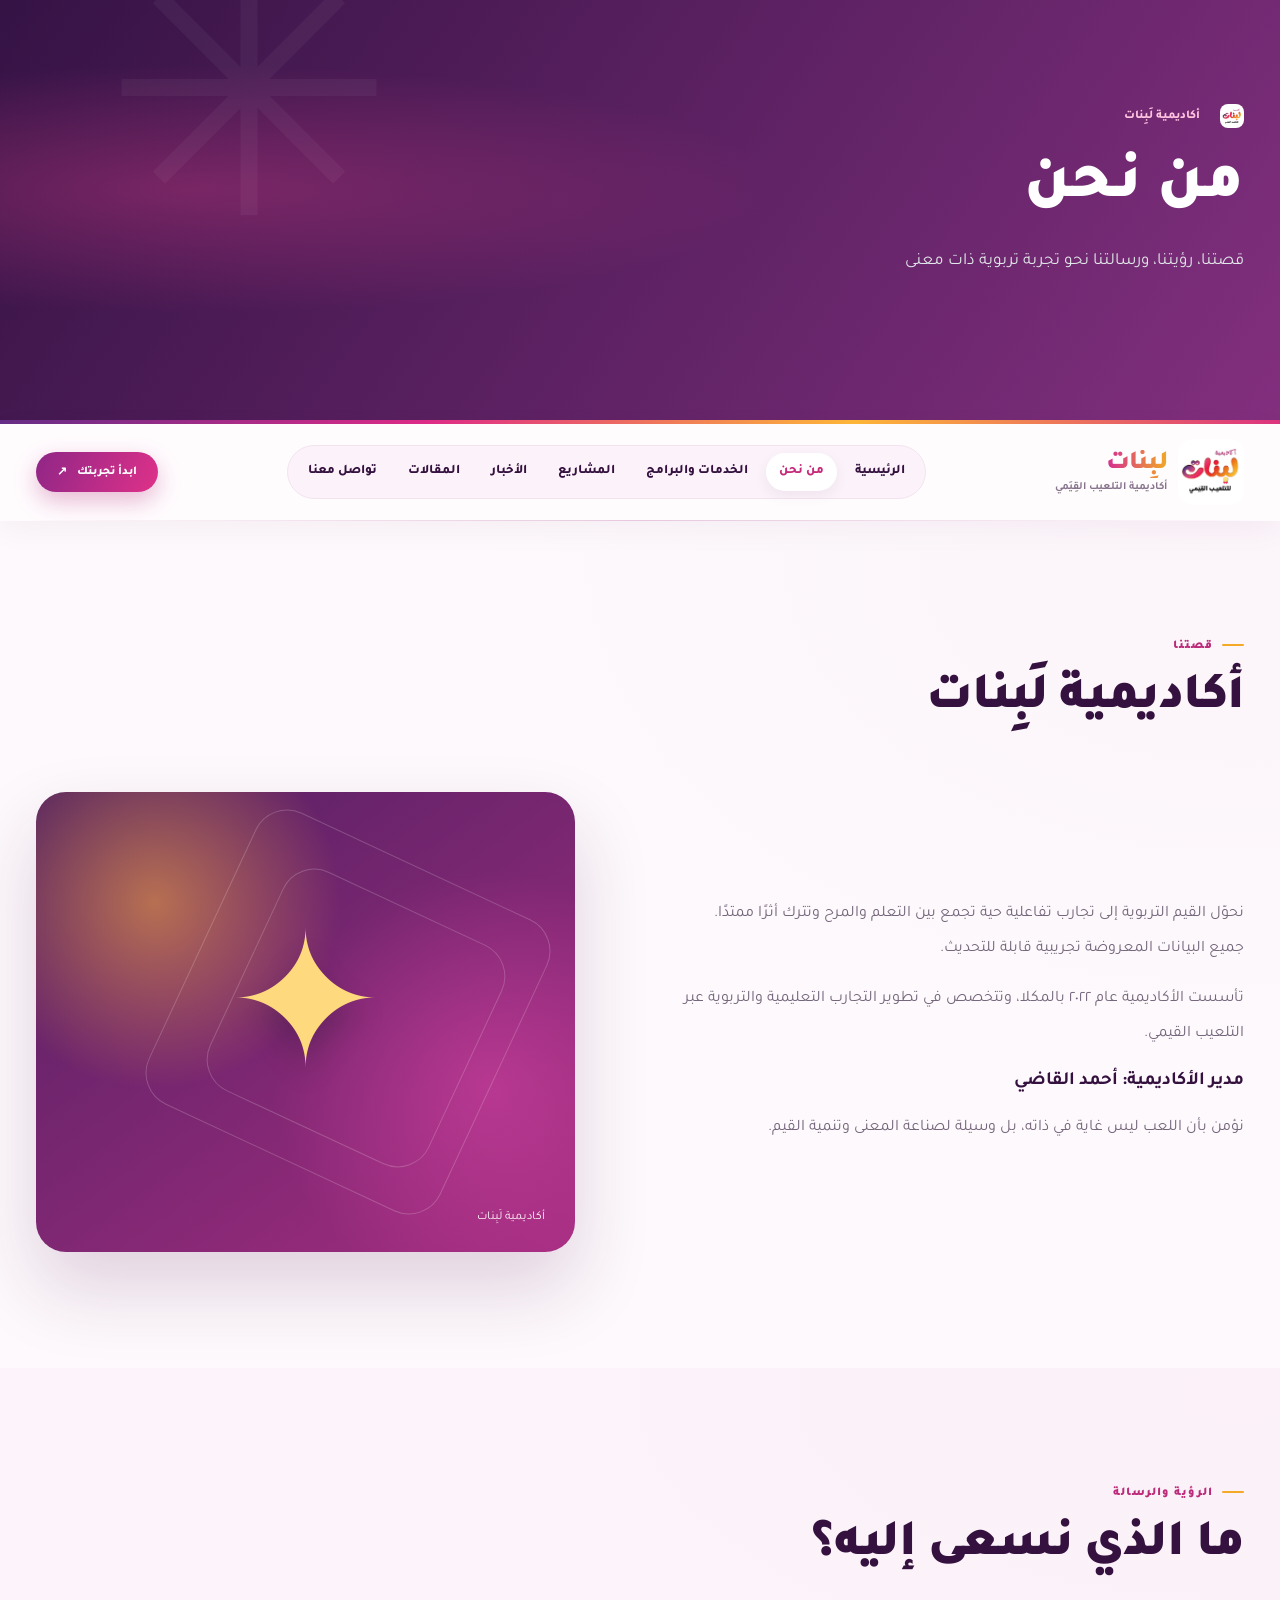
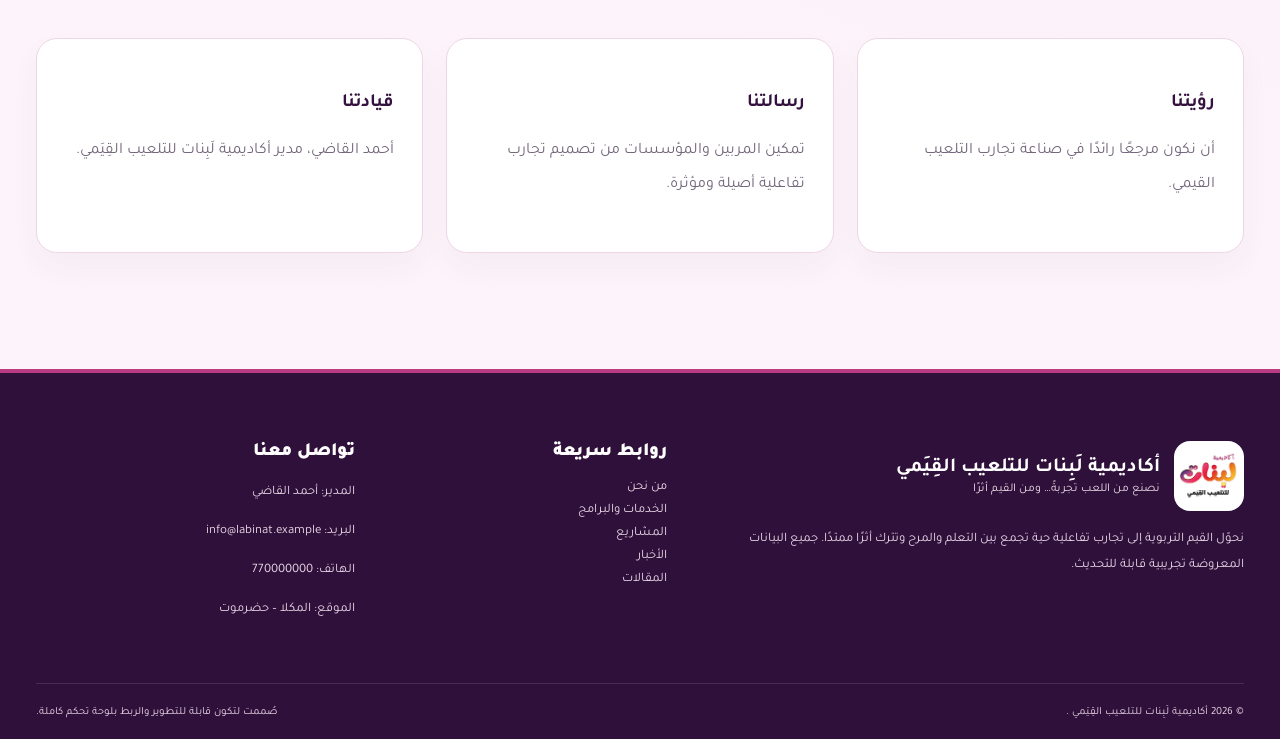
<file: about.html>
<!doctype html><html lang="ar" dir="rtl"><head><meta charset="utf-8"><meta name="viewport" content="width=device-width, initial-scale=1"><meta name="theme-color" content="#42154f"><meta name="description" content="أكاديمية لَبِنات للتلعيب القِيَمي: تجارب تربوية مؤثرة تُمكّن المربين والمؤسسات من تحويل القيم إلى ممارسة."><title>من نحن | أكاديمية لَبِنات للتلعيب القِيَمي</title><link rel="icon" href="assets/favicon.svg" type="image/svg+xml"><link rel="stylesheet" href="assets/style.css"><link rel="stylesheet" href="assets/motion.css"></head><body data-page="about"><div id="app"></div><script src="assets/app.js" defer></script><script src="assets/motion.js" defer></script></body></html>
</file>
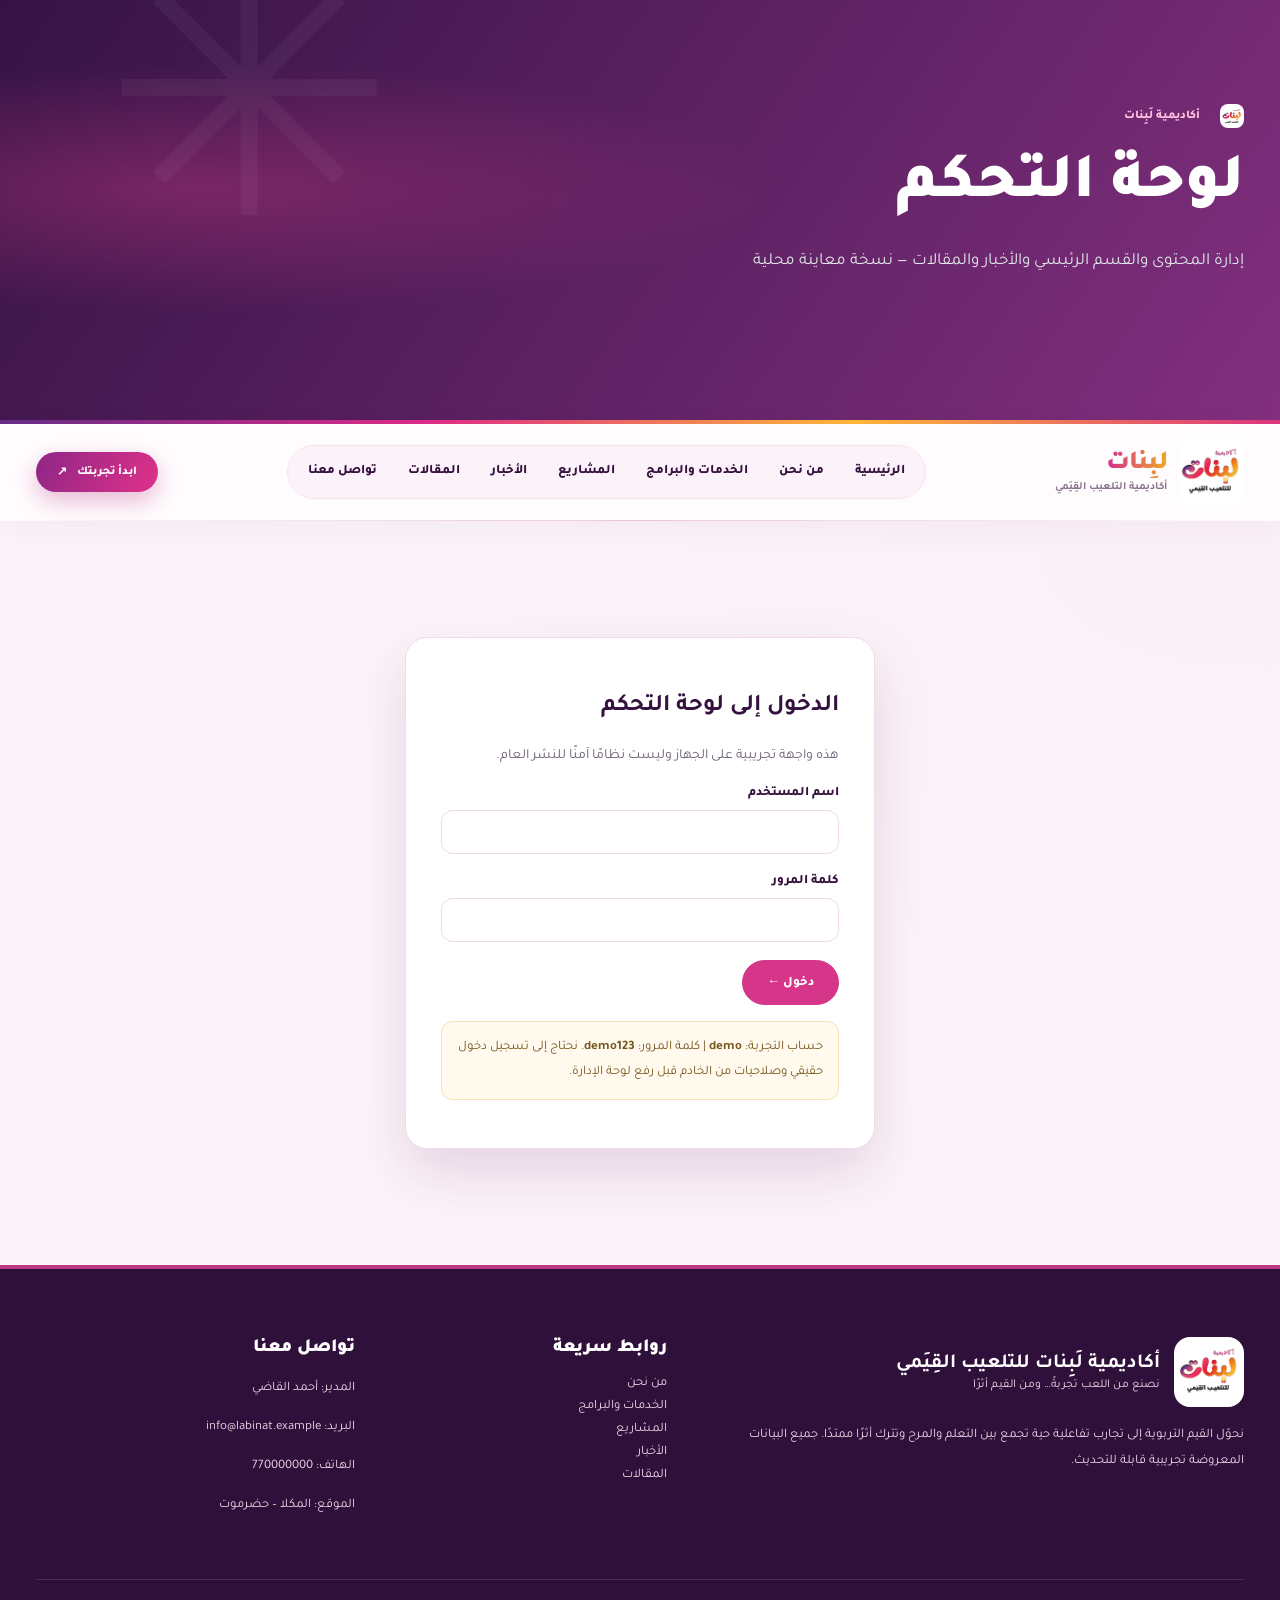
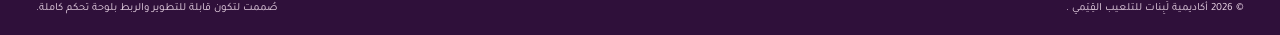
<file: admin.html>
<!doctype html><html lang="ar" dir="rtl"><head><meta charset="utf-8"><meta name="viewport" content="width=device-width, initial-scale=1"><meta name="theme-color" content="#42154f"><meta name="description" content="أكاديمية لَبِنات للتلعيب القِيَمي: تجارب تربوية مؤثرة تُمكّن المربين والمؤسسات من تحويل القيم إلى ممارسة."><title>لوحة التحكم | أكاديمية لَبِنات للتلعيب القِيَمي</title><link rel="icon" href="assets/favicon.svg" type="image/svg+xml"><link rel="stylesheet" href="assets/style.css"><link rel="stylesheet" href="assets/motion.css"></head><body data-page="admin"><div id="app"></div><script src="assets/app.js" defer></script><script src="assets/motion.js" defer></script></body></html>
</file>
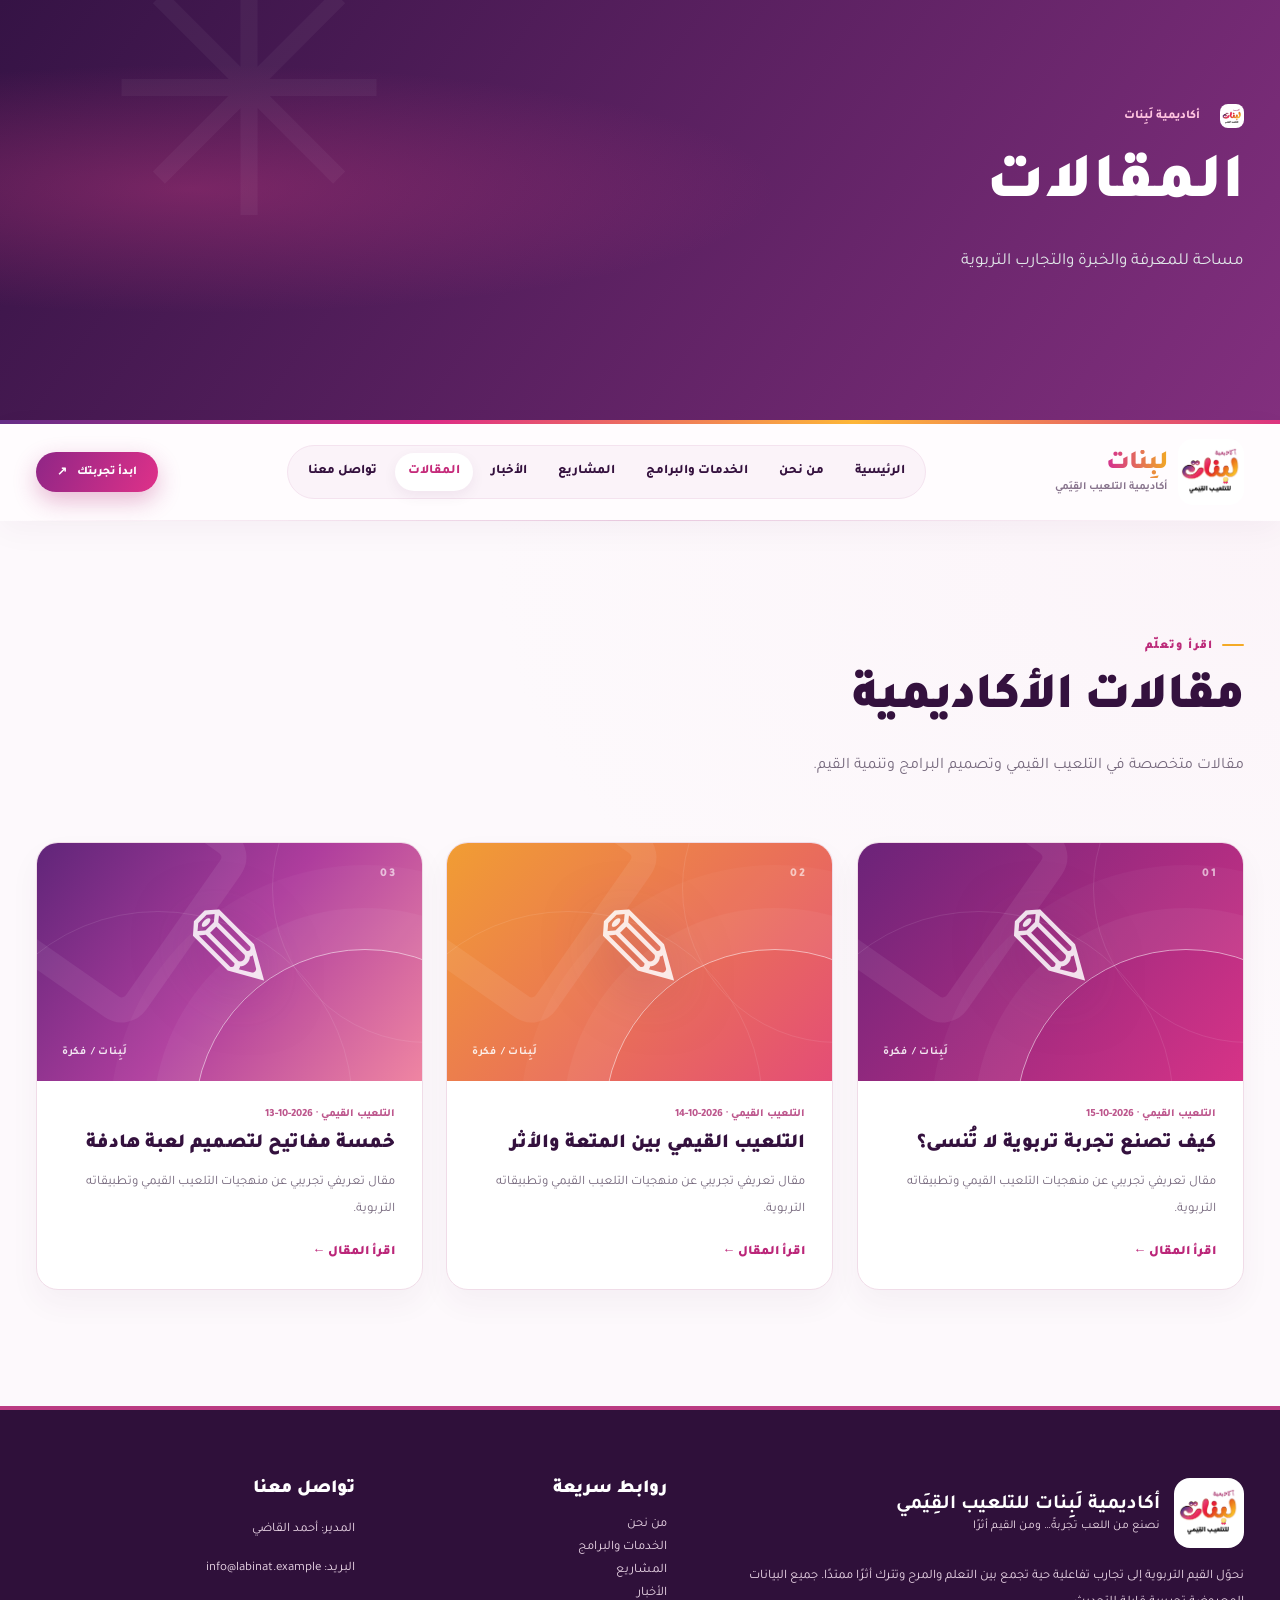
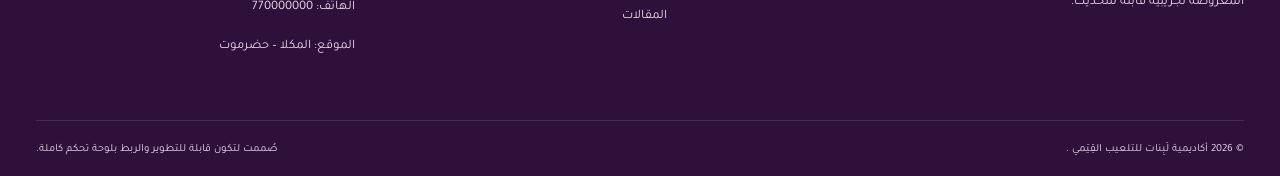
<file: blog.html>
<!doctype html><html lang="ar" dir="rtl"><head><meta charset="utf-8"><meta name="viewport" content="width=device-width, initial-scale=1"><meta name="theme-color" content="#42154f"><meta name="description" content="أكاديمية لَبِنات للتلعيب القِيَمي: تجارب تربوية مؤثرة تُمكّن المربين والمؤسسات من تحويل القيم إلى ممارسة."><title>المقالات | أكاديمية لَبِنات للتلعيب القِيَمي</title><link rel="icon" href="assets/favicon.svg" type="image/svg+xml"><link rel="stylesheet" href="assets/style.css"><link rel="stylesheet" href="assets/motion.css"></head><body data-page="blog"><div id="app"></div><script src="assets/app.js" defer></script><script src="assets/motion.js" defer></script></body></html>
</file>
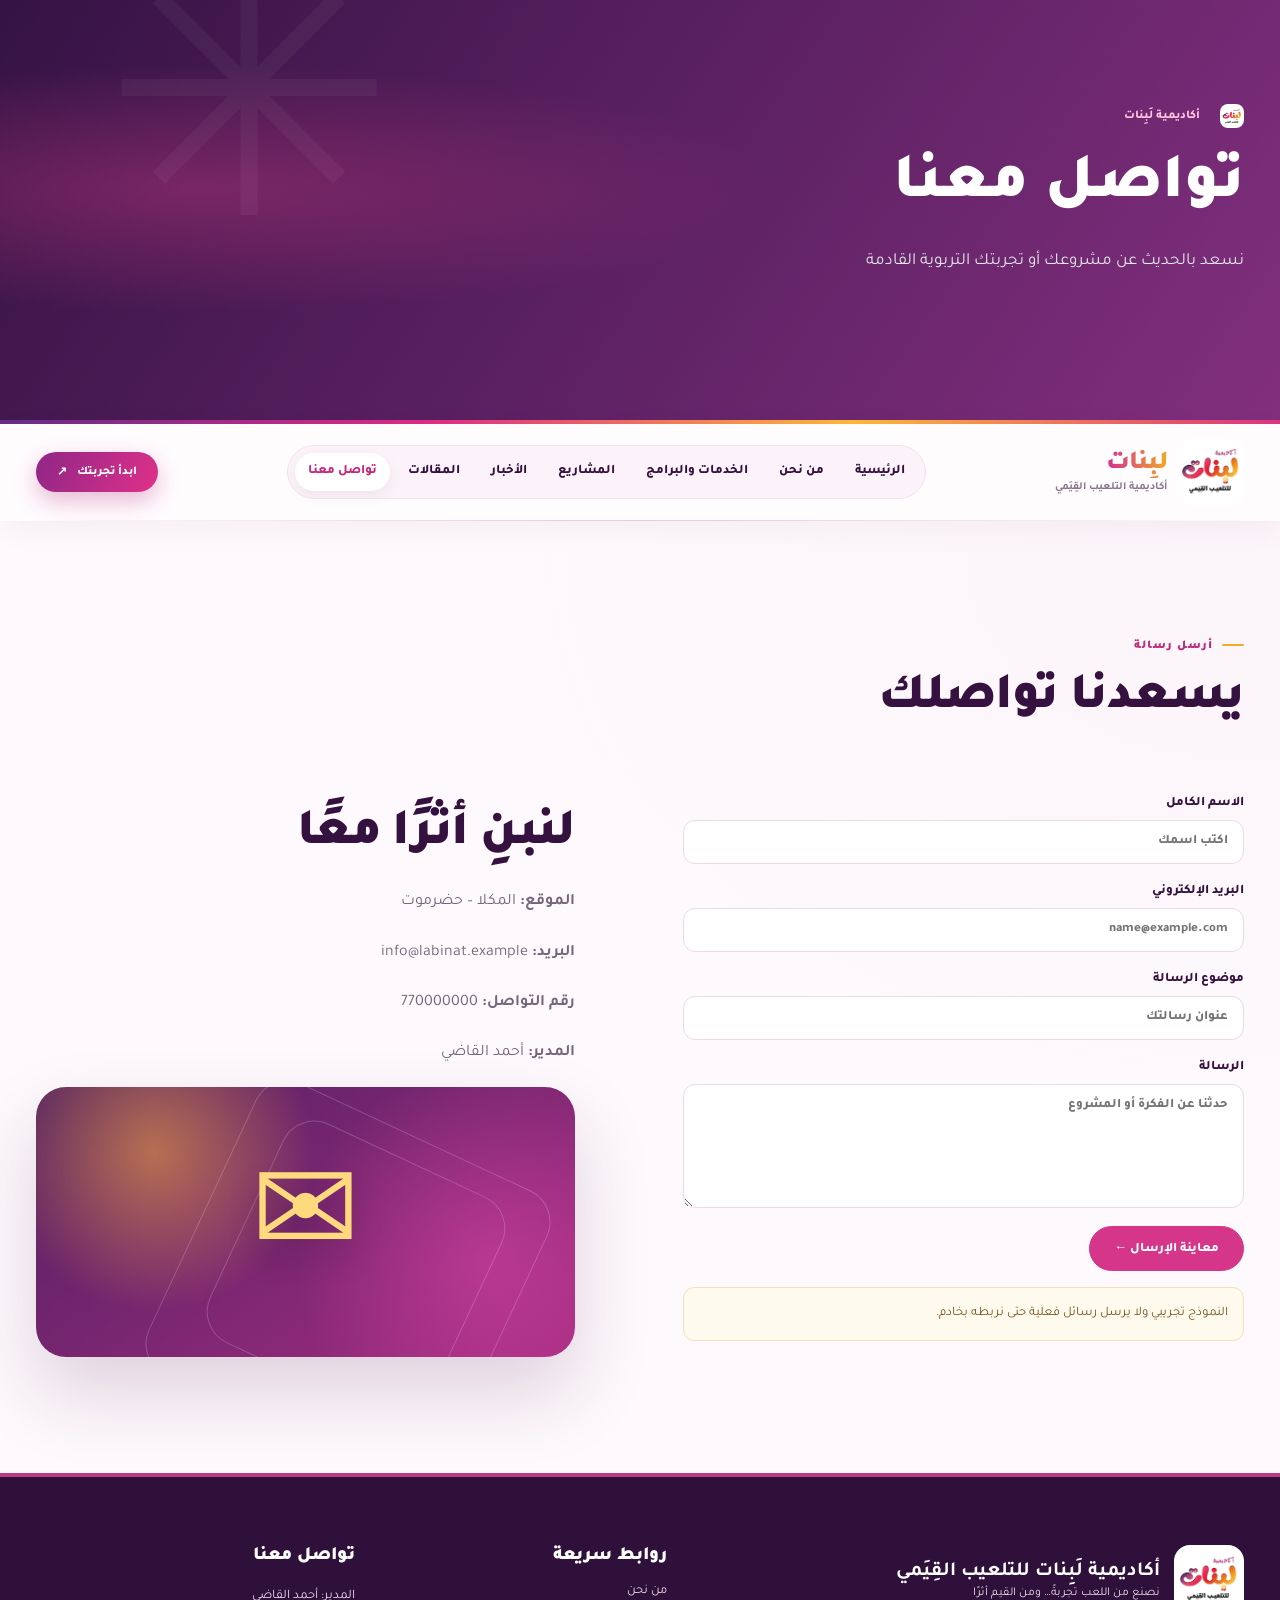
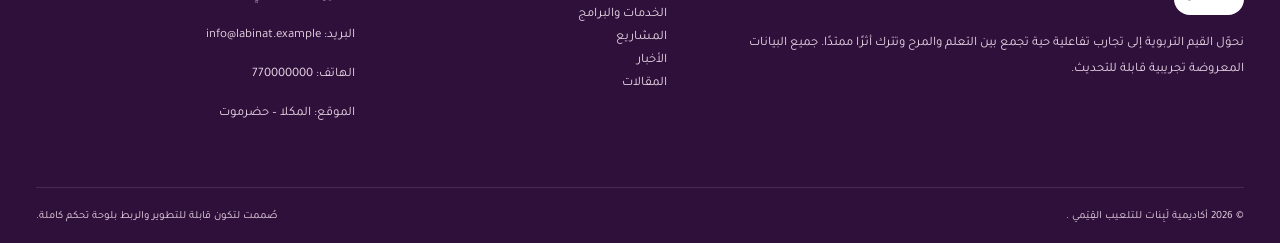
<file: contact.html>
<!doctype html><html lang="ar" dir="rtl"><head><meta charset="utf-8"><meta name="viewport" content="width=device-width, initial-scale=1"><meta name="theme-color" content="#42154f"><meta name="description" content="أكاديمية لَبِنات للتلعيب القِيَمي: تجارب تربوية مؤثرة تُمكّن المربين والمؤسسات من تحويل القيم إلى ممارسة."><title>تواصل معنا | أكاديمية لَبِنات للتلعيب القِيَمي</title><link rel="icon" href="assets/favicon.svg" type="image/svg+xml"><link rel="stylesheet" href="assets/style.css"><link rel="stylesheet" href="assets/motion.css"></head><body data-page="contact"><div id="app"></div><script src="assets/app.js" defer></script><script src="assets/motion.js" defer></script></body></html>
</file>
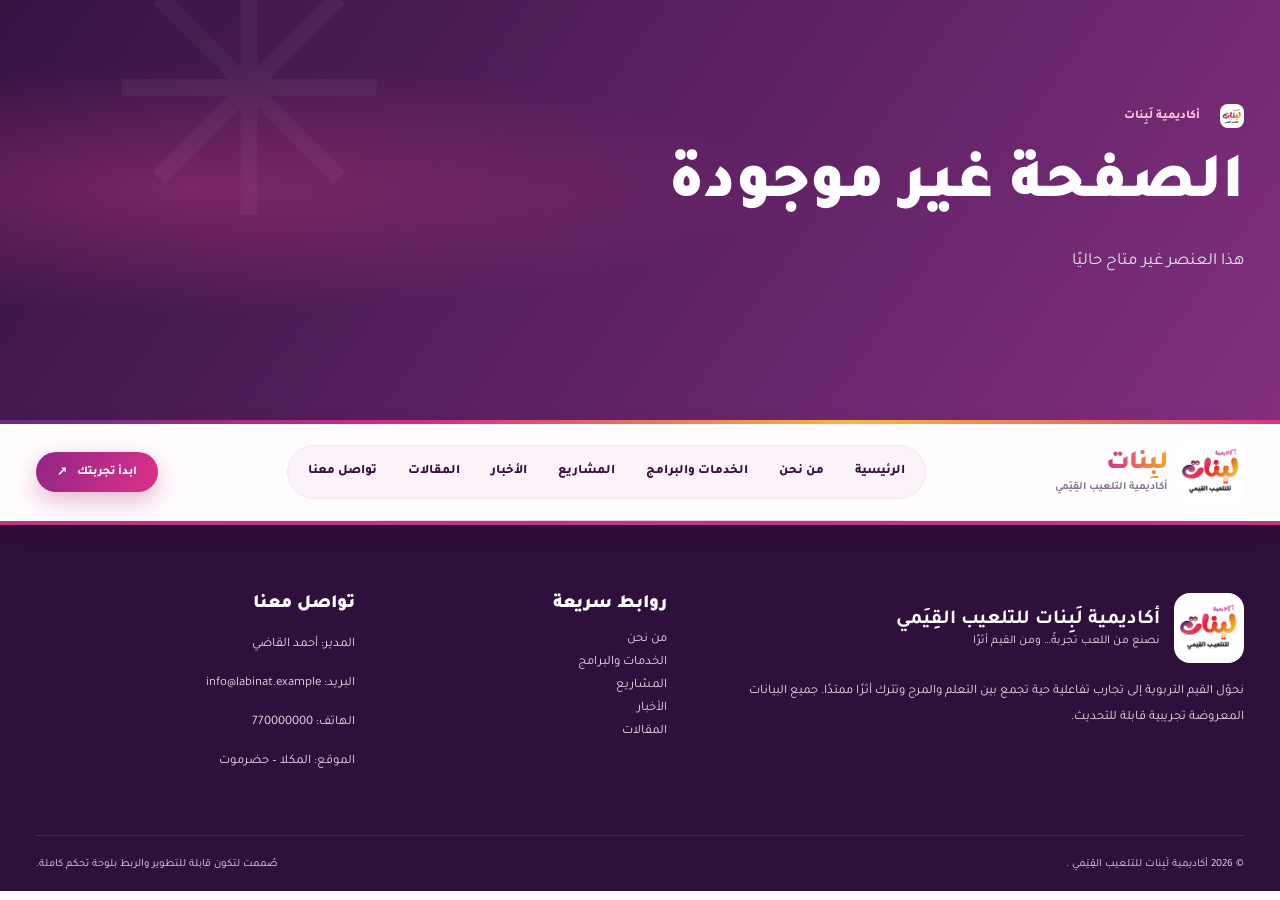
<file: detail.html>
<!doctype html><html lang="ar" dir="rtl"><head><meta charset="utf-8"><meta name="viewport" content="width=device-width, initial-scale=1"><meta name="theme-color" content="#42154f"><meta name="description" content="أكاديمية لَبِنات للتلعيب القِيَمي: تجارب تربوية مؤثرة تُمكّن المربين والمؤسسات من تحويل القيم إلى ممارسة."><title>التفاصيل | أكاديمية لَبِنات للتلعيب القِيَمي</title><link rel="icon" href="assets/favicon.svg" type="image/svg+xml"><link rel="stylesheet" href="assets/style.css"><link rel="stylesheet" href="assets/motion.css"></head><body data-page="detail"><div id="app"></div><script src="assets/app.js" defer></script><script src="assets/motion.js" defer></script></body></html>
</file>
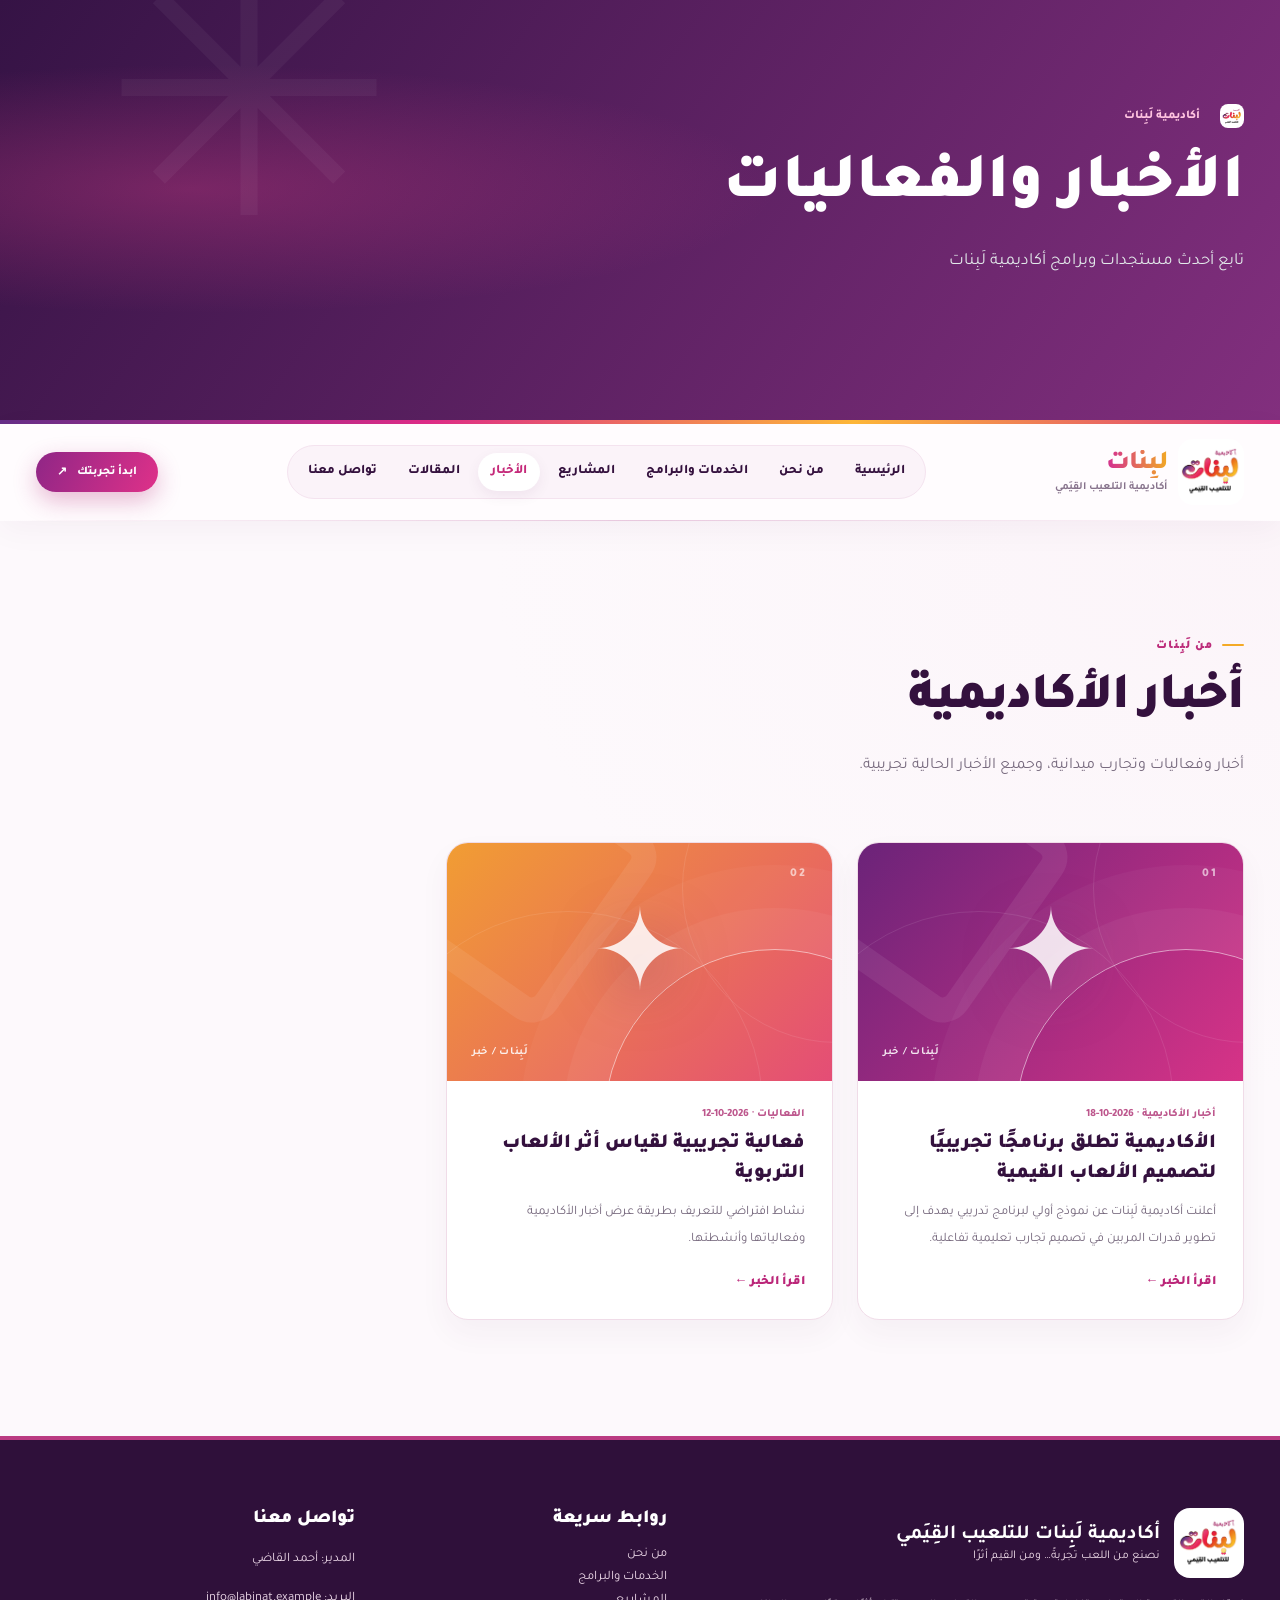
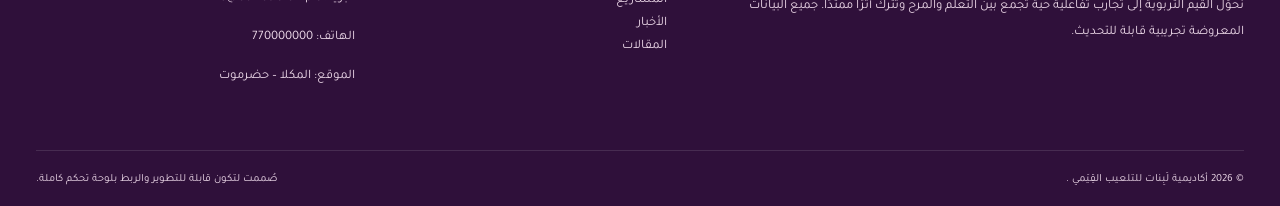
<file: news.html>
<!doctype html><html lang="ar" dir="rtl"><head><meta charset="utf-8"><meta name="viewport" content="width=device-width, initial-scale=1"><meta name="theme-color" content="#42154f"><meta name="description" content="أكاديمية لَبِنات للتلعيب القِيَمي: تجارب تربوية مؤثرة تُمكّن المربين والمؤسسات من تحويل القيم إلى ممارسة."><title>الأخبار | أكاديمية لَبِنات للتلعيب القِيَمي</title><link rel="icon" href="assets/favicon.svg" type="image/svg+xml"><link rel="stylesheet" href="assets/style.css"><link rel="stylesheet" href="assets/motion.css"></head><body data-page="news"><div id="app"></div><script src="assets/app.js" defer></script><script src="assets/motion.js" defer></script></body></html>
</file>
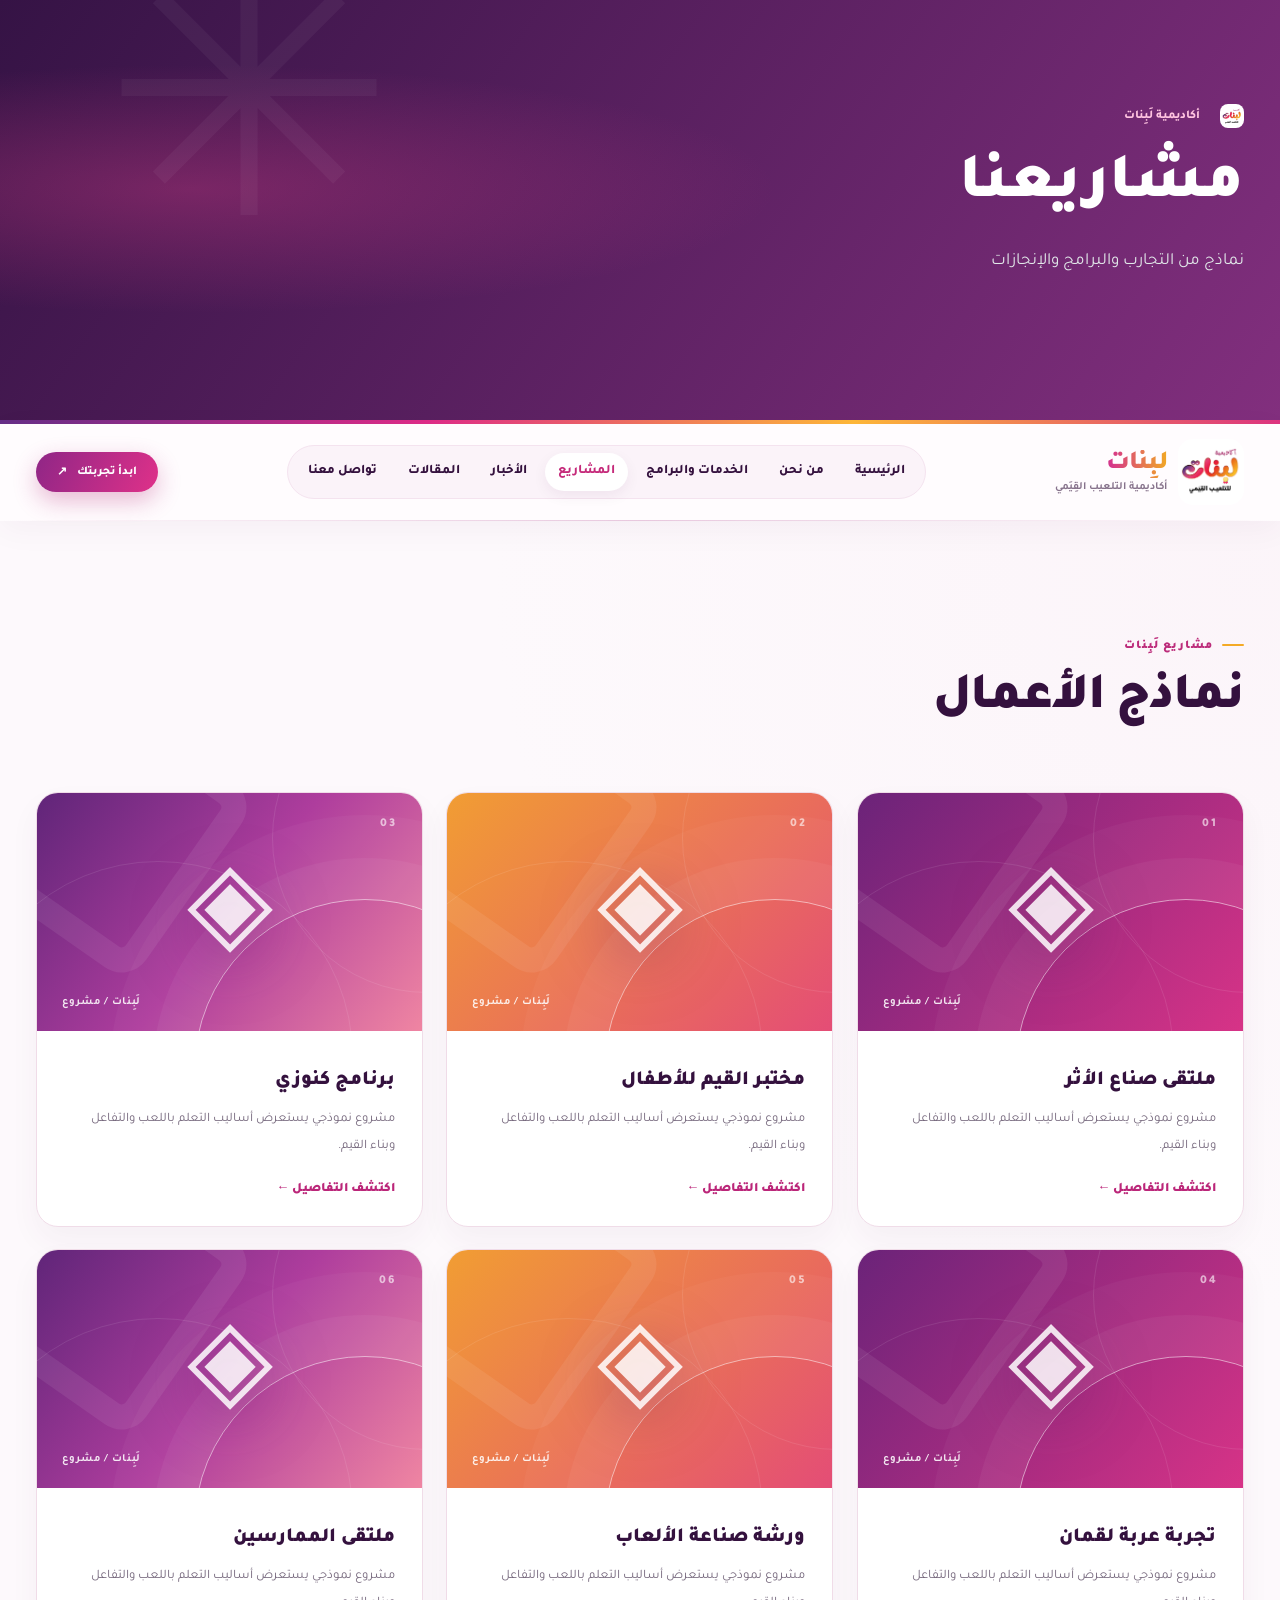
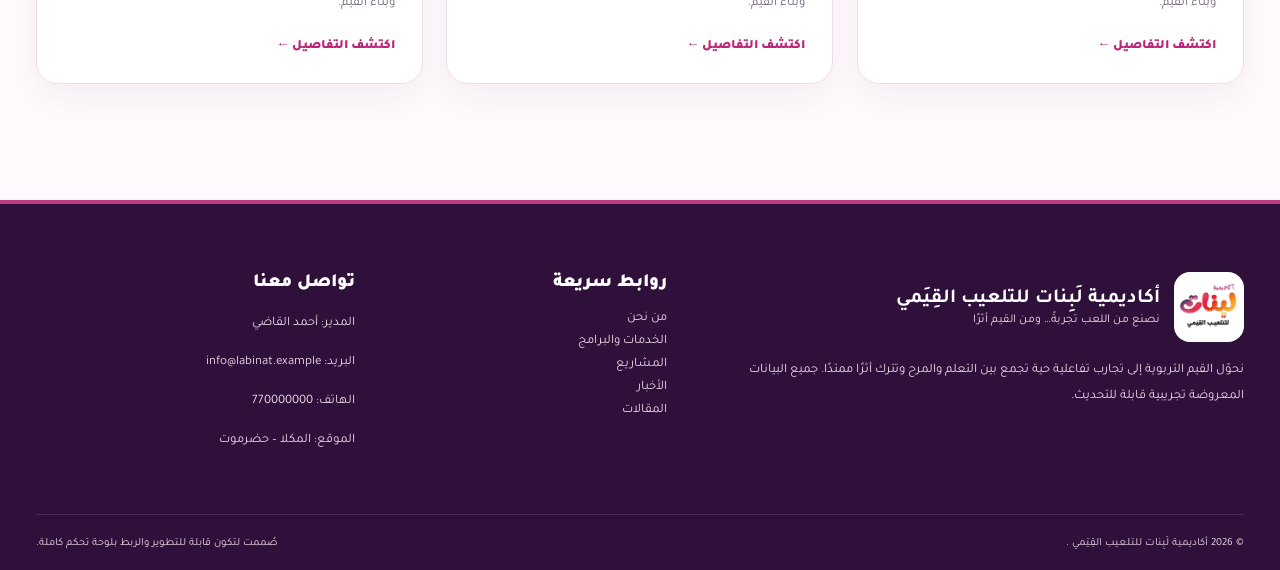
<file: projects.html>
<!doctype html><html lang="ar" dir="rtl"><head><meta charset="utf-8"><meta name="viewport" content="width=device-width, initial-scale=1"><meta name="theme-color" content="#42154f"><meta name="description" content="أكاديمية لَبِنات للتلعيب القِيَمي: تجارب تربوية مؤثرة تُمكّن المربين والمؤسسات من تحويل القيم إلى ممارسة."><title>المشاريع | أكاديمية لَبِنات للتلعيب القِيَمي</title><link rel="icon" href="assets/favicon.svg" type="image/svg+xml"><link rel="stylesheet" href="assets/style.css"><link rel="stylesheet" href="assets/motion.css"></head><body data-page="projects"><div id="app"></div><script src="assets/app.js" defer></script><script src="assets/motion.js" defer></script></body></html>
</file>
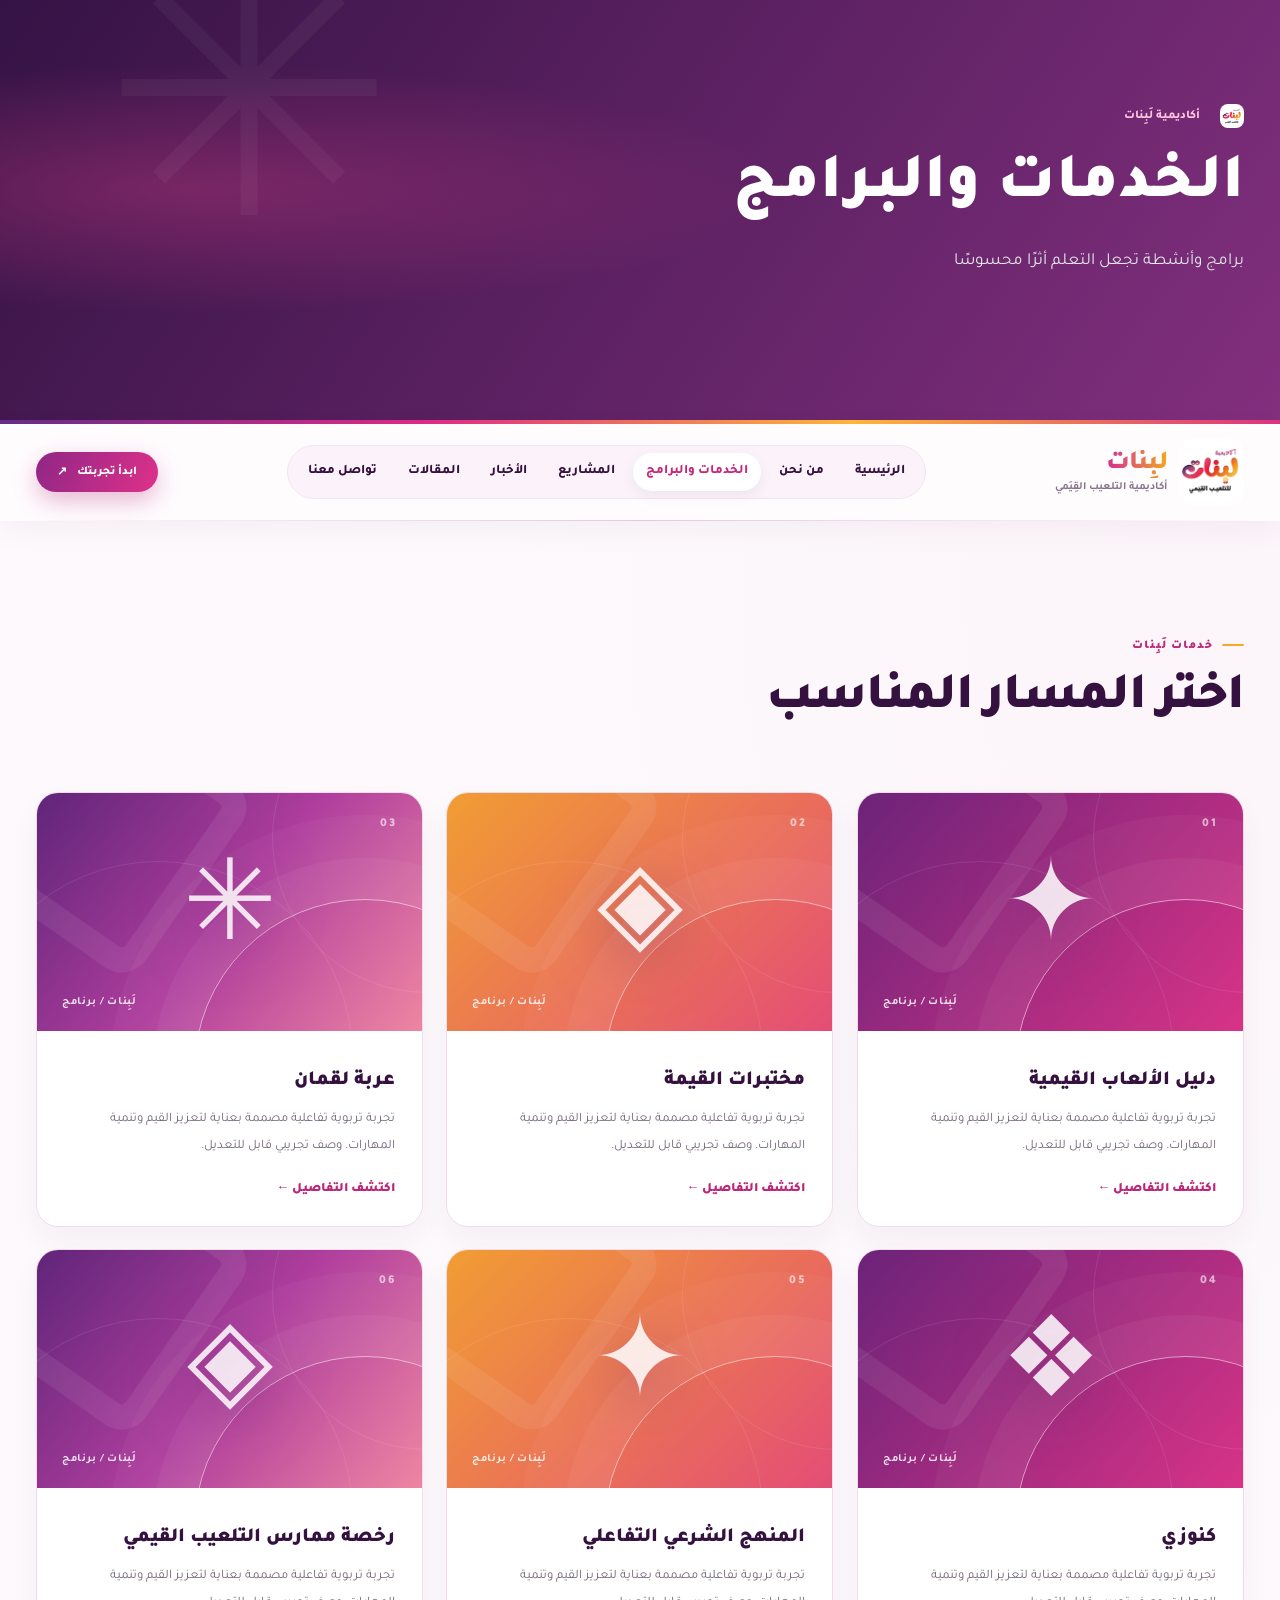
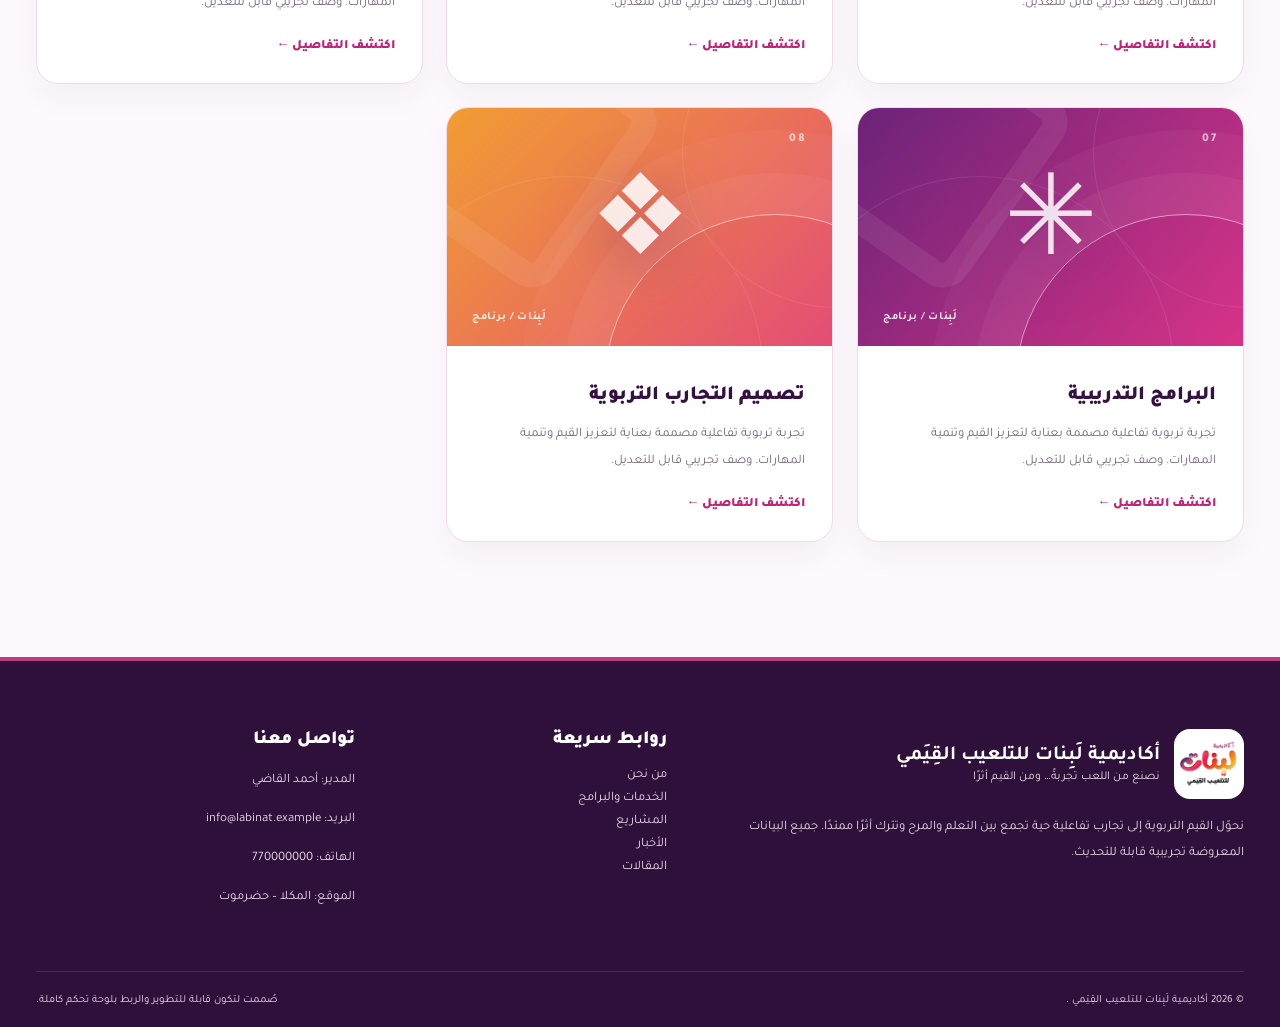
<file: services.html>
<!doctype html><html lang="ar" dir="rtl"><head><meta charset="utf-8"><meta name="viewport" content="width=device-width, initial-scale=1"><meta name="theme-color" content="#42154f"><meta name="description" content="أكاديمية لَبِنات للتلعيب القِيَمي: تجارب تربوية مؤثرة تُمكّن المربين والمؤسسات من تحويل القيم إلى ممارسة."><title>الخدمات | أكاديمية لَبِنات للتلعيب القِيَمي</title><link rel="icon" href="assets/favicon.svg" type="image/svg+xml"><link rel="stylesheet" href="assets/style.css"><link rel="stylesheet" href="assets/motion.css"></head><body data-page="services"><div id="app"></div><script src="assets/app.js" defer></script><script src="assets/motion.js" defer></script></body></html>
</file>
<file: assets/style.css>
@import url('https://fonts.googleapis.com/css2?family=Tajawal:wght@200;300;400;500;700;800;900&display=swap');
:root{--navy:#40194f;--navy2:#2c1139;--teal:#d6368a;--teal-dark:#b3266f;--gold:#f1a825;--gold-soft:#ffd66c;--cream:#fff8f4;--gray:#6c5f71;--stroke:#f0dce6;--white:#fff;--shadow:0 24px 55px rgba(91,18,77,.14)}
*{box-sizing:border-box}html{scroll-behavior:smooth}body{margin:0;font-family:Tajawal,Tahoma,Arial,sans-serif;color:var(--navy);background:#fff}a{text-decoration:none;color:inherit}button,input,textarea,select{font:inherit}button{cursor:pointer}button:disabled{opacity:.5;cursor:not-allowed}img{max-width:100%}::selection{background:#beece9;color:var(--navy)}
.wrap{width:min(1240px,calc(100% - 48px));margin-inline:auto}.topline{height:5px;background:linear-gradient(90deg,var(--teal),var(--gold),#ff7a18,var(--teal))}header{z-index:50;position:sticky;top:0;background:#ffffffeb;backdrop-filter:blur(22px);box-shadow:0 8px 25px rgba(15,35,46,.045)}.nav-wrap{min-height:84px;display:flex;align-items:center;justify-content:space-between;gap:26px}.brand{display:flex;align-items:center;gap:14px;font-size:27px;font-weight:900;white-space:nowrap}.brand-logo{width:62px;height:62px;object-fit:contain;border-radius:16px;background:#fff;padding:4px;box-shadow:0 10px 25px rgba(64,25,79,.12)}.brand-text{display:flex;flex-direction:column;line-height:1.1}.brand-text strong{font-size:25px;font-weight:900;background:linear-gradient(90deg,#7a2f88,#d6368a,#f1a825);-webkit-background-clip:text;background-clip:text;color:transparent}.brand small{font-size:11px;font-weight:700;display:block;color:#7f6988;margin-top:4px}.nav-links{display:flex;gap:20px;align-items:center}.nav-links a{font-size:13px;font-weight:800;transition:color .15s}.nav-links a.active,.nav-links a:hover{color:var(--teal)}.btn{display:inline-flex;align-items:center;justify-content:center;gap:10px;background:var(--teal);color:#fff;border:1px solid var(--teal);border-radius:100px;padding:12px 24px;font-weight:800;font-size:13px;transition:transform .2s,background .2s}.btn:hover{transform:translateY(-2px);background:var(--teal-dark)}.btn-outline{background:transparent;color:inherit;border-color:currentColor}.btn-outline:hover{background:#ffffff15}.btn-dark{background:var(--navy);border-color:var(--navy)}.btn-light{background:#fff;color:var(--navy);border-color:#fff}.mobile-toggle{display:none;border:0;background:#e6f4f2;border-radius:12px;padding:8px 13px;color:var(--navy);font-weight:800}
.hero{height:min(760px,83vh);min-height:610px;background:var(--navy2);color:white;display:flex;align-items:center;position:relative;overflow:hidden;isolation:isolate}.hero-backdrop,.hero-film,.hero-shade,.hero-pattern{position:absolute;inset:0;z-index:-1}.hero-backdrop{background:radial-gradient(ellipse at 22% 40%,rgba(214,54,138,.34),transparent 52%),radial-gradient(ellipse at 78% 18%,rgba(241,168,37,.28),transparent 40%),linear-gradient(120deg,#2c1139,#5f1d63)}.hero-film{width:100%;height:100%;object-fit:cover;filter:saturate(.83);opacity:.94}.hero-shade{background:linear-gradient(270deg,rgba(6,25,39,var(--overlay,.68)) 0%,rgba(8,30,42,.55) 53%,rgba(4,19,29,.25) 100%)}.hero-pattern{background-image:radial-gradient(#ffffff1b 1px,transparent 1px);background-size:24px 24px;mask-image:linear-gradient(90deg,transparent,#000);opacity:.25}.hero-content{position:relative;padding:70px 0;max-width:1000px}.hero-eyebrow{display:inline-flex;align-items:center;gap:12px;padding:8px 17px;color:#f7dfae;background:#e5b87220;border:1px solid #e5b87267;border-radius:50px;font-size:13px;font-weight:800;letter-spacing:.1px}.hero h1{font-size:clamp(37px,5.3vw,76px);line-height:1.42;letter-spacing:-1.8px;margin:22px 0 15px;max-width:880px;font-weight:900;text-wrap:balance}.hero h1 span{color:var(--gold)}.hero p{font-size:clamp(15px,1.4vw,19px);line-height:2.1;max-width:705px;color:#e2ebee;margin-bottom:32px}.hero-actions{display:flex;gap:13px;flex-wrap:wrap}.hero-scroll{position:absolute;bottom:25px;right:6%;font-size:12px;color:#d0e1e4;display:flex;align-items:center;gap:10px}.hero-scroll:before{content:'';width:30px;height:1px;background:var(--gold)}.pagehero{background:linear-gradient(110deg,#441554,#8b2d7d);color:#fff;padding:85px 0 90px;position:relative;overflow:hidden}.pagehero:after{content:'✳';position:absolute;left:8%;top:-110px;color:#ffffff10;font-size:350px}.pagehero h1{font-size:clamp(37px,4.4vw,59px);margin:12px 0 6px}.pagehero p{max-width:740px;color:#e2e9ea;font-size:17px;line-height:2}
section.section{padding:95px 0}.section-head{display:flex;align-items:end;justify-content:space-between;gap:20px;margin-bottom:31px}.eyebrow{display:inline-block;color:var(--teal);font-size:13px;font-weight:900;letter-spacing:.6px}.section-title{font-size:clamp(29px,3.5vw,44px);line-height:1.5;margin:3px 0 8px;letter-spacing:-.7px}.section-lead{line-height:2;color:var(--gray);max-width:770px;font-size:15px}.light{background:#f7f8f7}.cream{background:var(--cream)}.dark{background:var(--navy);color:#fff}.dark .section-lead,.dark .muted{color:#c1d0d2}.grid-cards{display:grid;grid-template-columns:repeat(3,minmax(0,1fr));gap:24px}.item-card{border-radius:19px;background:#fff;overflow:hidden;border:1px solid var(--stroke);box-shadow:0 8px 25px #06283308;transition:transform .25s,box-shadow .25s;display:flex;flex-direction:column}.item-card:hover{transform:translateY(-8px);box-shadow:var(--shadow)}.item-art{height:225px;position:relative;background:linear-gradient(125deg,#6a1d6f,#d6368a);overflow:hidden;display:flex;align-items:center;justify-content:center}.item-card:nth-child(3n+2) .item-art{background:linear-gradient(120deg,#f08c1a,#ffd35b)}.item-card:nth-child(3n) .item-art{background:linear-gradient(120deg,#7d2d88,#f1648d)}.item-art::before{content:'';position:absolute;width:270px;height:270px;border:1px solid #ffffff65;border-radius:50%;right:-85px;bottom:-155px;box-shadow:0 0 0 35px #ffffff0b,0 0 0 75px #ffffff0b}.item-art::after{content:'';width:160px;height:160px;position:absolute;left:-40px;top:-75px;border:30px solid #ffffff16;border-radius:30px;transform:rotate(35deg)}.item-icon{font-size:85px;color:#ffffffc9;z-index:1;font-weight:800}.item-art img{width:100%;height:100%;object-fit:cover;z-index:2}.item-content{padding:25px;display:flex;flex-direction:column;flex:1}.item-content h3{margin:4px 0 7px;font-size:19px;line-height:1.7}.item-content p{font-size:13px;color:var(--gray);line-height:2;margin:0 0 18px;flex:1}.meta{font-size:11px;color:#698b91;font-weight:800}.card-more{color:var(--teal);font-size:13px;font-weight:900}.split{display:grid;grid-template-columns:1.02fr .98fr;align-items:center;gap:8%}.muted{color:var(--gray);line-height:2.15}.visual-panel{min-height:415px;border-radius:26px;background:radial-gradient(ellipse at 65% 30%,rgba(255,214,108,.32),transparent 43%),linear-gradient(140deg,#4a1757,#c42c7b);position:relative;display:grid;place-items:center;overflow:hidden;box-shadow:var(--shadow)}.visual-panel::before,.visual-panel::after{content:'';position:absolute;border:1px solid #ffffff30;border-radius:35px;transform:rotate(25deg)}.visual-panel::before{width:320px;height:320px;inset:13% auto auto 28%}.visual-panel::after{width:240px;height:240px;inset:23% auto auto 37%}.visual-panel .big-symbol{font-size:190px;color:var(--gold);text-shadow:0 18px 30px #06131a35;z-index:1}.visual-panel small{position:absolute;bottom:28px;right:30px;color:#cde8e7;font-size:12px}.stats{display:grid;grid-template-columns:repeat(3,1fr);gap:25px}.stat{background:#fff;border:1px solid var(--stroke);border-radius:15px;padding:28px 22px}.stat b{display:block;font-size:39px;line-height:1.5;color:var(--teal)}.stat small{font-size:13px;color:var(--gray);line-height:1.8}.dark .stat{background:#ffffff12;border-color:#ffffff23}.dark .stat small{color:#d5e1e1}.values{display:grid;grid-template-columns:repeat(4,1fr);gap:20px}.value{padding:28px;border-radius:17px;background:#ffffff0d;border:1px solid #ffffff19}.value b{display:block;font-size:32px;color:var(--gold);margin-bottom:6px}.value h3{margin:0;font-size:18px}.value p{font-size:13px;color:#b7cbcd;line-height:1.9}.quote-section{background:linear-gradient(100deg,#082d3d,#0c7978);color:white;text-align:center}.quote-section h2{font-size:clamp(26px,3.5vw,45px);line-height:1.8;max-width:880px;margin:10px auto 26px}.quote-section p{color:#d9eae8}
footer{background:#2c1139;color:#f0ddea;padding:68px 0 20px}.footer-grid{display:grid;grid-template-columns:2fr 1fr 1.2fr;gap:45px}.footer-grid h3{color:#fff;margin:0 0 16px}.footer-grid a{display:block;margin:7px 0;font-size:13px}.footer-grid p{line-height:2;font-size:13px}.footer-bottom{border-top:1px solid #ffffff1e;margin-top:47px;padding-top:22px;display:flex;justify-content:space-between;flex-wrap:wrap;gap:12px;font-size:11px}.form-field{display:block;width:100%;background:#fff;border:1px solid #dbe5e7;border-radius:12px;padding:13px 15px;margin:7px 0 18px;color:var(--navy);outline:none;transition:border-color .15s}.form-field:focus{border-color:var(--teal);box-shadow:0 0 0 3px #0aa49d1e}textarea.form-field{min-height:124px;resize:vertical}label{font-size:13px;font-weight:800}.form-note,.notice{font-size:13px;line-height:1.95;color:#76571d;background:#fff7e2;border:1px solid #eedfb4;padding:13px 15px;border-radius:11px}.success-note{border-color:#a8dcd1;background:#e9faf5;color:#126758}.article-shell{max-width:890px;margin:auto}.article-meta{display:flex;align-items:center;gap:15px;flex-wrap:wrap;color:var(--gray);font-size:13px}.article-body{font-size:17px;line-height:2.35;margin:25px 0 35px;white-space:pre-line}.article-cover{width:100%;height:350px;object-fit:cover;border-radius:17px;margin-bottom:30px}.article-visual{min-height:280px}.filter-row{display:flex;gap:10px;flex-wrap:wrap;margin-bottom:30px}.filter-row a{background:#eaf2f1;border-radius:100px;padding:9px 18px;font-weight:800;font-size:12px}.filter-row a.selected{background:var(--navy);color:#fff}
.admin-wrap{display:grid;grid-template-columns:245px minmax(0,1fr);gap:25px;align-items:start}.admin-nav{background:linear-gradient(180deg,#3b1247,#5a1f60);padding:15px;border-radius:19px;position:sticky;top:105px}.admin-nav button{display:block;width:100%;text-align:right;color:#d9e4e7;border:0;background:transparent;border-radius:10px;padding:13px 15px;font-weight:800;margin:2px 0;font-size:13px}.admin-nav button.selected,.admin-nav button:hover{background:var(--teal);color:#fff}.admin-panel{background:#fafcfb;border:1px solid var(--stroke);padding:30px;border-radius:19px;min-width:0}.admin-panel h2{margin:0 0 17px}.admin-actions{display:flex;flex-wrap:wrap;gap:10px;margin:20px 0}.admin-actions .btn{padding:10px 18px}.form-grid{display:grid;grid-template-columns:repeat(2,minmax(0,1fr));column-gap:22px}.full{grid-column:1/-1}.field-help{display:block;color:var(--gray);font-size:11px;font-weight:500;line-height:1.8;margin-top:-9px;margin-bottom:14px}.admin-statgrid{display:grid;grid-template-columns:repeat(3,1fr);gap:14px}.admin-stat{padding:22px;border:1px solid var(--stroke);background:white;border-radius:15px}.admin-stat b{font-size:35px;color:var(--teal);display:block}.admin-stat span{font-size:12px}.admin-intro{line-height:2;color:var(--gray);font-size:14px}.admin-preview{border-radius:14px;background:var(--navy);position:relative;min-height:190px;overflow:hidden;display:grid;place-items:center;color:white;margin-bottom:20px}.admin-preview video,.admin-preview img{position:absolute;inset:0;width:100%;height:100%;object-fit:cover}.admin-preview strong{z-index:1;position:relative;text-align:center;text-shadow:0 2px 8px #000;padding:20px}.admin-table{width:100%;border-collapse:collapse;text-align:right}.admin-table td,.admin-table th{padding:11px 9px;font-size:12px;border-bottom:1px solid #e3eae9}.admin-table th{background:#eff5f3}.admin-table td button{font-size:11px;background:transparent;border:1px solid #aacac9;color:var(--navy);padding:4px 10px;border-radius:6px}.admin-table td button:hover{background:#e5f5f2}.admin-table-wrap{overflow:auto;max-width:100%}.admin-status{padding:10px 14px;border-radius:9px;background:#e8f8f2;color:#177267;margin:17px 0;font-size:13px;font-weight:700}.warn{background:#fff0ed;color:#a4382f}.small-btn{padding:8px 13px;font-size:12px}.blank{padding:28px;background:#e7f4f3;border-radius:12px;text-align:center;color:var(--navy)}.footer-actions{display:flex;gap:12px;flex-wrap:wrap}.admin-label{margin:12px 0}.divider{border:0;border-top:1px solid var(--stroke);margin:27px 0}.login-box{max-width:470px;margin:0 auto;background:#fff;border:1px solid var(--stroke);box-shadow:var(--shadow);padding:35px;border-radius:22px}
@media(max-width:1100px){.nav-links{gap:10px}.nav-links a{font-size:11px}.nav-cta{display:none}.grid-cards{grid-template-columns:repeat(2,1fr)}}@media(max-width:790px){.mobile-toggle{display:block}.nav-wrap{min-height:72px;flex-wrap:wrap}.nav-links{display:none;width:100%;order:10;padding:8px 0 20px;flex-direction:column;align-items:stretch;gap:0}.nav-links.open{display:flex}.nav-links a{padding:10px;border-bottom:1px solid #eff0f1;font-size:14px}.hero{min-height:590px;height:auto}.hero-content{padding:75px 0 95px}.split,.footer-grid,.admin-wrap{grid-template-columns:1fr}.admin-nav{position:static;display:flex;gap:6px;flex-wrap:wrap}.admin-nav button{width:auto}.stats{grid-template-columns:repeat(3,1fr)}.values{grid-template-columns:repeat(2,1fr)}section.section{padding:68px 0}.visual-panel{min-height:330px}}@media(max-width:540px){.wrap{width:min(100% - 30px,1240px)}.brand{font-size:22px}.hero h1{font-size:38px;letter-spacing:0}.hero{min-height:570px}.hero p{font-size:14px}.grid-cards,.stats,.values,.form-grid,.admin-statgrid{grid-template-columns:1fr}.section-head{display:block}.section-title{font-size:31px}.admin-panel{padding:17px}.pagehero{padding:63px 0}.item-art{height:180px}.footer-grid{gap:25px}}
@media(prefers-reduced-motion:reduce){*,*:before,*:after{scroll-behavior:auto!important;animation:none!important;transition:none!important}}

.hero-logo-badge{display:inline-flex;align-items:center;gap:12px;background:#ffffff12;border:1px solid #ffffff2e;border-radius:22px;padding:10px 14px;margin-bottom:18px;backdrop-filter:blur(10px)}.hero-logo-badge img{width:50px;height:50px;object-fit:contain;background:#fff;border-radius:14px;padding:4px}.hero-logo-badge span{display:flex;flex-direction:column;line-height:1.2}.hero-logo-badge strong{font-size:16px}.hero-logo-badge small{font-size:12px;color:#fbe6a8}.footer-brand{display:flex;align-items:center;gap:14px;margin-bottom:16px}.footer-brand img{width:60px;height:60px;object-fit:contain;background:#fff;border-radius:16px;padding:4px}.footer-brand strong{display:block;color:#fff;font-size:20px}.footer-brand small{display:block;color:#f0ddea;font-size:12px;margin-top:2px}@media (max-width:920px){.brand-logo{width:52px;height:52px}.brand-text strong{font-size:22px}}
</file>
<file: assets/motion.css>
/* أكاديمية لَبِنات — لغة بصرية تفاعلية خفيفة، تعتمد على ألوان الشعار */
:root{
 --ink:#34113e;--violet:#63256f;--berry:#c52a7a;--pink:#ee477e;
 --sun:#f4aa26;--butter:#ffd36a;--mist:#fff4f7;--paper:#fdf9fc;
 --ease-premium:cubic-bezier(.22,1,.36,1);
}
html {scroll-padding-top:106px}
body {color:var(--ink);background:var(--paper);overflow-x:clip}
::selection{background:#f4a2c9;color:var(--ink)}
:focus-visible{outline:3px solid var(--sun);outline-offset:4px}
button,a,input{ -webkit-tap-highlight-color:transparent}
#app{isolation:isolate}
.wrap{width:min(1280px,calc(100% - 72px))}
/* Scroll progress */
.reading-track{position:fixed;z-index:300;top:0;inset-inline:0;height:3px;pointer-events:none}
#readingFill{height:100%;width:0;background:linear-gradient(90deg,#ffb929,#fa6d46,#dc2d83,#842d91);box-shadow:0 0 10px #e9348b66;transition:width .1s linear}
/* Hero is before navbar; navigation then sticks when reached. */
.topline{height:4px;background:linear-gradient(90deg,#662e88,#df2b88,#ffb938,#de3480)}
header.site-header{position:sticky;top:0;z-index:110;background:rgba(255,252,254,.96);box-shadow:0 8px 32px #4b16500c;transition:box-shadow .5s var(--ease-premium),background .5s,backdrop-filter .5s}
header.site-header.is-stuck{background:rgba(255,255,255,.94);box-shadow:0 16px 50px #40194f22;backdrop-filter:blur(24px)}
.header-edge{height:1px;background:linear-gradient(90deg,transparent,#e8c8de,transparent)}
.nav-wrap{min-height:96px;transition:min-height .45s var(--ease-premium);gap:16px}
header.is-stuck .nav-wrap{min-height:75px}
.brand{gap:11px}
.brand-logo{height:66px;width:66px;border-radius:15px;box-shadow:none;padding:2px;transition:height .45s var(--ease-premium),width .45s var(--ease-premium),transform .4s}
.brand:hover .brand-logo{transform:rotate(-5deg) scale(1.05)}
header.is-stuck .brand-logo{height:54px;width:54px}
.brand-text strong{font-size:26px;letter-spacing:-.7px}
.brand small{color:#87738c;letter-spacing:0}
.nav-links{gap:5px;background:#fbf3f9;border:1px solid #f4e3ef;border-radius:100px;padding:7px}
.nav-links a{padding:11px 13px;border-radius:60px;font-size:13px;font-weight:800;transition:color .28s,background .28s,transform .28s}
.nav-links a.active,.nav-links a:hover{background:#fff;color:var(--berry);box-shadow:0 5px 14px #4b165010}
.nav-links a:hover{transform:translateY(-2px)}
.nav-cta{background:linear-gradient(115deg,#8f2686,#df3189);border:0;box-shadow:0 9px 23px #b3297752;padding:12px 21px;font-size:12px}
.nav-cta:hover{background:linear-gradient(115deg,#70217d,#c2297e)}
.mobile-toggle{background:#f8e6f2;color:var(--ink)}
/* Opening scene */
.hero{min-height:720px;height:100svh;max-height:1080px;display:flex;align-items:center;background:#2c123c;overflow:hidden;isolation:isolate}
.hero-backdrop{background:radial-gradient(ellipse at 70% 70%,#9d256d77,transparent 53%),radial-gradient(ellipse at 18% 18%,#dd863555,transparent 50%),linear-gradient(125deg,#291136,#572262 62%,#7a235e)}
.hero-film{filter:saturate(1.08) contrast(1.03);opacity:.90;transform:scale(1.06);animation:cinematicZoom 24s ease-in-out infinite alternate}
.hero-shade{background:linear-gradient(270deg,rgba(24,8,36,calc(var(--overlay,.6) + .08)) 1%,rgba(37,10,48,.62) 52%,rgba(59,16,58,.19) 100%)}
.hero-pattern{opacity:.15;background-image:radial-gradient(#ffffff45 .8px,transparent 1px);background-size:30px 30px;mask-image:linear-gradient(270deg,#000,transparent 85%)}
.hero-grain{position:absolute;inset:0;z-index:-1;opacity:.23;pointer-events:none;background:repeating-linear-gradient(37deg,#ffffff05 0 1px,transparent 1px 8px)}
.hero-content{width:min(1280px,calc(100% - 72px));max-width:1280px;padding:105px 0 125px;z-index:3;pointer-events:none}
.hero-content>*{pointer-events:auto}
.hero-logo-badge{position:relative;display:inline-flex;align-items:center;gap:12px;border:1px solid #ffffff35;background:#fffefe13;border-radius:18px;padding:9px 13px;backdrop-filter:blur(18px);box-shadow:0 20px 35px #280d321d;animation:riseIntro 1s var(--ease-premium) both}
.hero-logo-badge img{width:48px;height:48px;border-radius:11px;padding:3px}
.hero-logo-badge strong{font-size:13px;font-weight:800}
.hero-logo-badge small{font-size:11px;color:#ffd4e6}
.hero-eyebrow{background:transparent;border:0;padding:0;font-size:12px;letter-spacing:0;font-weight:800;color:#ffc4e0}
.hero .hero-eyebrow{display:flex;width:max-content;max-width:100%;margin-top:34px;animation:riseIntro .95s .13s var(--ease-premium) both}
.pulse-dot{width:9px;height:9px;border-radius:50%;background:#ffc456;box-shadow:0 0 0 5px #ffc45624;animation:pulse 2.7s infinite}
.hero h1{max-width:785px;font-size:clamp(53px,6.15vw,98px);line-height:1.16;letter-spacing:-2.6px;font-weight:900;margin:24px 0 20px;animation:riseIntro 1.1s .24s var(--ease-premium) both;text-wrap:balance}
.hero h1 span{background:linear-gradient(90deg,#ffb22c,#ffc54d,#ff7597);-webkit-background-clip:text;background-clip:text;color:transparent}
.hero p{max-width:660px;line-height:2.1;font-size:clamp(15px,1.5vw,19px);color:#f7e7f3;margin:0 0 34px;animation:riseIntro 1.1s .36s var(--ease-premium) both}
.hero-actions{animation:riseIntro 1.1s .46s var(--ease-premium) both}
.btn{border-radius:100px;transition:transform .35s var(--ease-premium),box-shadow .35s,background .25s,filter .35s;position:relative;isolation:isolate}
.btn:hover{transform:translateY(-4px);filter:brightness(1.06)}
.hero .btn{padding:16px 30px;font-size:14px;background:linear-gradient(110deg,#ec347d,#f68b42);border:0;box-shadow:0 18px 38px #e2317961;min-height:54px}
.hero .btn:hover{box-shadow:0 21px 42px #ed4c8a88}
.hero .btn-outline{background:#ffffff10;border:1px solid #ffffff70;color:#fff;box-shadow:none;backdrop-filter:blur(12px)}
.hero .btn-outline:hover{background:#ffffff23}
.hero-foot{position:absolute;left:6%;right:6%;bottom:32px;display:flex;justify-content:space-between;align-items:center;gap:16px;z-index:8}
.hero-scroll{position:static;display:flex;align-items:center;gap:11px;color:#fcecf8;font-size:12px;font-weight:700;opacity:.9}
.hero-scroll:before{display:none}
.scroll-capsule{display:grid;place-items:start center;padding:6px;width:24px;height:41px;border:1px solid #ffffff91;border-radius:25px}
.scroll-capsule i{width:4px;height:9px;border-radius:10px;background:#ffc54b;animation:scrollDrop 1.7s infinite}
.hero-foot-note{color:#efcae0;font-size:12px;opacity:.7}
.hero-video-toggle{padding:11px 17px;background:#ffffff17;color:#fff;border:1px solid #ffffff45;backdrop-filter:blur(15px);border-radius:100px;display:inline-flex;align-items:center;gap:9px;font-size:12px;font-weight:800;transition:background .25s,transform .25s}
.hero-video-toggle:hover{background:#ffffff35;transform:translateY(-2px)}
.toggle-symbol{display:grid;place-items:center;width:23px;height:23px;border:1px solid #ffffff6b;border-radius:50%;font-size:11px}
/* Orbital art appears toward left third of cinematic hero */
.hero-orbit{position:absolute;left:4%;top:49%;width:min(43vw,610px);aspect-ratio:1;transform:translateY(-50%);z-index:0;pointer-events:none;opacity:.88;filter:drop-shadow(0 25px 65px #25062b77)}
.orbit-ring{position:absolute;inset:6%;border:1px solid #ffffff3e;border-radius:50%;box-shadow:inset 0 0 90px #bd36951b;animation:orbitSpin 35s linear infinite}
.orbit-ring:before,.orbit-ring:after{content:'';position:absolute;top:6%;left:17%;width:13px;height:13px;background:#ffc34b;border-radius:50%;box-shadow:0 0 18px #ffb530bc}
.orbit-ring:after{width:6px;height:6px;top:auto;left:auto;bottom:10%;right:10%;background:#fa8ec4}
.orbit-ring-two{inset:21%;border-color:#ef92ce88;animation-direction:reverse;animation-duration:24s}
.orbit-ring-two:before{background:#f8b83a;width:8px;height:8px;top:0;left:40%}
.orbit-ring-three{inset:35%;border-color:#ffe5a3a8;animation-duration:18s}
.orbit-ring-three:before{width:7px;height:7px}
.orbit-center{position:absolute;inset:39%;border-radius:50%;display:grid;place-items:center;background:radial-gradient(circle at 28% 20%,#ffc950,#ed538d 40%,#6a236d 90%);box-shadow:0 0 0 19px #f9b9cf1a,0 0 65px #ed468886;font-size:clamp(45px,7vw,96px);color:#fff;text-shadow:0 10px 20px #48154996;animation:breath 4s ease-in-out infinite}
.orbit-node{position:absolute;display:grid;place-items:center;min-width:92px;height:48px;padding:8px 15px;border:1px solid #ffffff6b;border-radius:100px;box-shadow:0 12px 29px #290b3580;background:#ffffff16;backdrop-filter:blur(14px);font-size:14px;font-weight:800;color:#fff}
.node-one{left:4%;top:12%;animation:floatA 7s ease-in-out infinite}
.node-two{left:8%;bottom:19%;animation:floatA 5.5s -2s ease-in-out infinite}
.node-three{right:0;bottom:31%;animation:floatA 6s -1s ease-in-out infinite}
/* Animated editorial ribbon */
.marquee{overflow:hidden;background:#3e174a;color:#fff;border-top:1px solid #ffffff13;border-bottom:1px solid #ffffff15;padding:16px 0;contain:paint}
.marquee-track{display:flex;width:max-content;animation:ticker 38s linear infinite;will-change:transform}
.marquee:hover .marquee-track{animation-play-state:paused}
.marquee-segment{display:flex;gap:36px;align-items:center;padding-inline:18px;flex:0 0 auto}
.marquee-segment b{font-size:15px;font-weight:700;letter-spacing:.35px;white-space:nowrap}
.marquee-segment span{color:#f9ab3b;font-size:16px}
/* Surfaces, typography, section rhythm */
section.section{position:relative;padding:116px 0;scroll-margin-top:100px}
section.section:not(.dark):not(.quote-section):not(.explorer-section):not(.journey-section){background-image:radial-gradient(ellipse at 97% 4%,#f5deeb28,transparent 43%)}
.light{background-color:#fcf4fa!important}
.cream{background-color:#fff7ef!important}
.dark{background:#3c1549;color:#fff}
.eyebrow{font-size:12px;letter-spacing:1px;color:#bc2b7a;text-transform:none}
.eyebrow:before{content:'';display:inline-block;width:22px;height:2px;background:var(--sun);vertical-align:middle;margin-inline-end:9px;border-radius:2px}
.section-title{font-size:clamp(32px,4vw,56px);line-height:1.3;font-weight:900;letter-spacing:-1.3px;color:inherit;margin:11px 0 14px}
.section-title em{font-style:normal;color:var(--berry)}
.section-head{margin-bottom:44px;gap:30px;align-items:center}
.section-lead{color:#776a7e;font-size:16px;line-height:2.05}
.section-head .btn{border:1px solid #f0d1e4;background:#fff;color:#6c276c;box-shadow:none;white-space:nowrap;font-size:12px}
.section-head .btn:hover{border-color:#cf4191;box-shadow:0 11px 24px #a5287724}
.section .split{gap:9%}
.muted{color:#74667b}
.visual-panel{min-height:460px;background:radial-gradient(circle at 22% 24%,#ffb33d88,transparent 34%),radial-gradient(circle at 84% 64%,#e749ad77,transparent 40%),linear-gradient(145deg,#522062,#a42d80);border-radius:30px;box-shadow:0 36px 75px #60245b2e}
.visual-panel:before,.visual-panel:after{animation:orbitSpin 40s linear infinite}
.visual-panel:after{animation-direction:reverse}
.visual-panel .big-symbol{font-size:185px;color:#ffd97d;animation:floatA 7s ease-in-out infinite}
.visual-panel small{color:#fff6fa}
/* Cards */
.grid-cards{gap:23px}
.item-card{border:1px solid #f0dce8;border-radius:22px;background:#fff;box-shadow:0 14px 30px #5523540c;transform-style:preserve-3d;will-change:transform;transition:transform .38s var(--ease-premium),box-shadow .38s,border-color .3s;outline-offset:5px}
.item-card:hover{transform:translateY(-10px);box-shadow:0 30px 57px #77266b2d;border-color:#e8bcd8}
.item-card .item-art{height:238px;background:linear-gradient(130deg,#6b2379,#d73387);isolation:isolate}
.item-card:nth-child(3n+2) .item-art{background:linear-gradient(135deg,#f19d33,#e44d76)}
.item-card:nth-child(3n) .item-art{background:linear-gradient(128deg,#602579,#ae3d9d 50%,#ef85a2)}
.item-art::before{width:340px;height:340px;right:-114px;bottom:-210px;border:1px solid #ffffff8a;box-shadow:0 0 0 41px #ffffff0b,0 0 0 84px #ffffff08;transition:transform .65s}
.item-art::after{width:175px;height:175px;top:-78px;left:-48px;border:25px solid #ffffff12;transition:transform .8s}
.item-card:hover .item-art::before{transform:translate(-15px,-24px) scale(1.08)}
.item-card:hover .item-art::after{transform:rotate(65deg)}
.item-icon{font-weight:300;font-size:112px;color:#ffffffd9;filter:drop-shadow(0 14px 30px #64206485);transform:translateZ(40px);transition:transform .45s var(--ease-premium),filter .45s}
.item-card:hover .item-icon{transform:scale(1.2) rotate(15deg);filter:drop-shadow(0 20px 20px #5520528a)}
.art-line{position:absolute;inset:auto;z-index:0;pointer-events:none;border:1px solid #ffffff18;border-radius:50%;width:310px;height:310px}
.art-line-one{right:-160px;top:-110px}.art-line-two{right:18%;bottom:-220px;width:390px;height:390px}
.item-serial{position:absolute;top:24px;right:25px;font-weight:900;color:#ffffff9e;font-size:12px;letter-spacing:2px;z-index:5}
.item-art-caption{position:absolute;bottom:22px;left:25px;color:#ffffffe0;font-weight:700;font-size:11px;letter-spacing:.7px;z-index:5}
.item-content{padding:27px 27px 28px}
.item-content h3{font-size:20px;font-weight:900;line-height:1.5;margin:8px 0 10px;color:var(--ink)}
.item-content p{color:#75677c;font-size:13px;line-height:2.1}
.card-more{display:flex;align-items:center;gap:10px;color:#bb2679;transition:gap .25s}
.item-card:hover .card-more{gap:19px}
.meta{color:#bd578d;font-size:11px}
.stat{border-radius:21px;padding:34px 28px;border-color:#edd7e5;box-shadow:0 14px 30px #7526590b}
.stat b{color:#c22d7e;font-size:45px;font-weight:900}
.value{border-radius:21px;background:#ffffff08;border:1px solid #ffffff25;transition:background .3s,transform .3s}
.value:hover{transform:translateY(-8px);background:#ffffff13}
.value h3{font-size:20px}.value p{color:#eacfe3}
.quote-section{background:radial-gradient(ellipse at 2% 10%,#f8ae2c4d,transparent 30%),radial-gradient(ellipse at 96% 90%,#d62b8d7a,transparent 40%),#461b56;color:#fff;overflow:hidden}
.quote-section:before{content:'✳';position:absolute;inset:auto auto -180px -30px;color:#ffffff08;font-size:420px;line-height:1;pointer-events:none;animation:orbitSpin 60s linear infinite}
.quote-section h2{font-size:clamp(32px,3.6vw,53px);font-weight:900;line-height:1.5;max-width:800px}
.quote-section .btn{padding:17px 29px;color:#8c257d}
.pagehero{min-height:420px;display:flex;align-items:center;background:radial-gradient(ellipse at 15% 45%,#d33c875e,transparent 38%),linear-gradient(125deg,#351345,#822f7e);padding:80px 0 100px}
.pagehero:after{opacity:.7;animation:orbitSpin 60s linear infinite}
.pagehero h1{font-size:clamp(44px,5vw,72px);font-weight:900;line-height:1.24}
.article-shell{padding:15px 0}
.article-body{line-height:2.5;font-size:18px}
/* Discovery explorer */
.explorer-section{background:#faf0f7;overflow:hidden}
.explorer-shell{background:linear-gradient(110deg,#fff,#fff8fd);display:grid;grid-template-columns:minmax(0,1fr) minmax(0,.94fr);align-items:stretch;border:1px solid #f3dbe9;border-radius:36px;overflow:hidden;box-shadow:0 28px 75px #6c235519}
.explorer-copy{padding:clamp(35px,5vw,82px) clamp(30px,5vw,70px)}
.explorer-copy .section-title{font-size:clamp(34px,3.3vw,53px);margin:21px 0}
.explorer-copy .section-lead{font-size:14px;max-width:500px}
.explorer-choices{display:grid;grid-template-columns:repeat(2,1fr);gap:12px;margin-top:33px}
.choice{background:#fff;border:1px solid #eed9e8;border-radius:15px;padding:15px 14px;font-size:16px;font-weight:800;color:#682f68;text-align:right;display:flex;align-items:center;gap:13px;transition:background .24s,border-color .24s,transform .24s,color .24s,box-shadow .24s}
.choice span{font-size:11px;color:#c789ac;letter-spacing:1px}
.choice:hover{transform:translateY(-3px);border-color:#d9609f}
.choice.is-selected{background:#541d65;border-color:#541d65;color:#fff;box-shadow:0 10px 30px #7c327b36}
.choice.is-selected span{color:#ffbd6b}
.text-link{display:inline-flex;align-items:center;gap:13px;color:#aa2478;font-weight:900;margin-top:32px;padding:5px 0;border-bottom:1px solid #d674a6;transition:gap .2s}
.text-link:hover{gap:21px}
.explorer-stage{position:relative;min-height:550px;padding:62px;overflow:hidden;display:grid;place-items:center;background:radial-gradient(circle at 75% 18%,#faba4563,transparent 36%),radial-gradient(circle at 12% 75%,#ec56b6af,transparent 38%),linear-gradient(135deg,#461556,#76217c)}
.explorer-stage:before,.explorer-stage:after{content:'';position:absolute;border-radius:50%;border:1px solid #ffffff3d;width:500px;height:500px;inset:-45% auto auto -37%;animation:orbitSpin 35s linear infinite}
.explorer-stage:after{width:400px;height:400px;top:auto;bottom:-65%;right:-30%;left:auto;animation-direction:reverse}
.stage-glow{position:absolute;width:390px;height:390px;background:radial-gradient(circle,#ffb34c6a,transparent 70%);filter:blur(20px);opacity:.8;animation:breath 5s ease-in-out infinite}
.stage-paper{position:relative;z-index:1;width:min(100%,390px);min-height:390px;background:linear-gradient(140deg,#fffefb,#ffeef6);border:1px solid #ffffffc0;border-radius:29px;padding:33px;box-shadow:0 35px 74px #27092c72;transform:rotate(-3deg);transition:transform .45s var(--ease-premium)}
.explorer-stage:hover .stage-paper{transform:rotate(0deg) translateY(-6px)}
.stage-paper.is-changing{animation:cardChange .38s var(--ease-premium)}
.stage-number{display:block;text-align:left;direction:ltr;color:#c87da8;font-size:11px;font-weight:900;letter-spacing:2px}
.stage-icon{width:95px;height:95px;border-radius:25px;display:grid;place-items:center;margin:17px 0 28px;background:linear-gradient(135deg,#8c2e87,#e74486,#ffa740);color:#fff;font-size:58px;box-shadow:0 15px 25px #b42b7866}
.stage-kicker{font-size:11px;font-weight:800;color:#bb417e}
.stage-paper h3{color:#441b4e;font-size:28px;font-weight:900;margin:8px 0 12px}
.stage-paper p{font-size:14px;color:#775e7a;line-height:2;min-height:80px}
.stage-result{display:block;font-weight:800;color:#a52c77;font-size:12px;margin-top:23px;padding-top:16px;border-top:1px solid #f2d7e5}
.stage-dots{position:absolute;bottom:24px;left:0;right:0;display:flex;justify-content:center;gap:9px}
.stage-dots span{width:7px;height:7px;border-radius:7px;background:#ffffff6b;transition:width .3s,background .3s}
.stage-dots span.active{width:28px;background:var(--butter)}
/* Interactive journey */
.journey-section{background:#391444;color:#fff;overflow:hidden}
.journey-section:before{content:'';position:absolute;inset:0;background:radial-gradient(ellipse at 85% 0,#d4348b3e,transparent 46%),radial-gradient(ellipse at 10% 100%,#e69b3452,transparent 43%);pointer-events:none}
.journey-section .wrap{position:relative}
.journey-intro{margin-bottom:55px;max-width:730px}
.journey-intro .eyebrow{color:#ffb966}
.journey-intro .section-title em{color:#ffc664}
.journey-intro .section-lead{color:#e8cfe9}
.journey-grid{display:grid;grid-template-columns:repeat(4,minmax(0,1fr));gap:16px;position:relative}
.journey-grid:before{content:'';position:absolute;top:39px;right:0;left:0;height:1px;background:linear-gradient(90deg,transparent,#eb98c5,#ffe09b,#eb98c5,transparent)}
.journey-step{border:1px solid #ffffff29;background:#ffffff0b;border-radius:23px;min-height:290px;padding:25px 27px;position:relative;overflow:hidden;backdrop-filter:blur(7px);transition:transform .4s var(--ease-premium),background .4s,border-color .4s}
.journey-step:hover{transform:translateY(-9px);background:#ffffff16;border-color:#ffffff73}
.journey-count{font-size:12px;font-weight:800;color:#ffc979;letter-spacing:2px;position:relative;z-index:2;display:flex;align-items:center;gap:10px}
.journey-count i{display:inline-block;width:8px;height:8px;border-radius:50%;background:#ffc563;box-shadow:0 0 0 6px #ffc56326}
.journey-shape{font-size:62px;display:block;margin:18px 0 13px;color:#ffd28d;line-height:1}
.journey-step h3{font-size:20px;font-weight:900;margin:12px 0 9px}
.journey-step p{font-size:13px;line-height:2;color:#eddcec}
/* Footer & misc */
footer{position:relative;background:#2f103a;color:#ecd8e8;border-top:4px solid #bb3b82}
footer h3{font-weight:900}
footer .footer-grid a{transition:transform .2s,color .2s}
footer .footer-grid a:hover{transform:translateX(-4px);color:#ffc765}
.footer-brand img{width:70px;height:70px;border-radius:16px}
.admin-panel{background:#fff;border-color:#f0d9e7}
.admin-nav{background:linear-gradient(180deg,#401747,#802d7d)}
.admin-nav button.selected{background:#cf3885}
.admin-preview{background:#4d1e5b}
.form-field{border-color:#efd9e4}
.form-field:focus{border-color:#d03485;box-shadow:0 0 0 3px #ef75ba33}
.admin-table th{background:#fbf0f7}
.form-note{background:#fff9ee;border-color:#f4e1b8}
.back-top{position:fixed;z-index:99;bottom:25px;left:26px;width:57px;height:57px;border:1px solid #ffffffa1;border-radius:18px;background:linear-gradient(140deg,#7c2a7c,#d72f86);color:#fff;box-shadow:0 16px 32px #7925746e;font-size:23px;display:flex;flex-direction:column;align-items:center;justify-content:center;gap:0;transform:translateY(100px);opacity:0;pointer-events:none;transition:transform .45s var(--ease-premium),opacity .3s,box-shadow .3s}
.back-top span{font-size:9px;font-weight:800}
.back-top.visible{transform:translateY(0);opacity:1;pointer-events:auto}
.back-top:hover{box-shadow:0 20px 37px #a52c847d}
/* Reveal only activates after JS has attached observer, non-JS remains accessible */
.motion-ready .reveal{opacity:0;transform:translateY(42px);filter:blur(8px);transition:opacity .95s var(--ease-premium),transform .95s var(--ease-premium),filter .95s var(--ease-premium);transition-delay:var(--reveal-delay,0ms)}
.motion-ready .reveal.is-visible{opacity:1;transform:none;filter:none}
/* Effects */
@keyframes riseIntro{from{opacity:0;transform:translateY(36px);filter:blur(12px)}to{opacity:1;transform:translateY(0);filter:blur(0)}}
@keyframes scrollDrop{0%,100%{transform:translateY(0);opacity:1}75%{transform:translateY(13px);opacity:.1}}
@keyframes pulse{0%,100%{box-shadow:0 0 0 5px #ffc45624}50%{box-shadow:0 0 0 10px #ffc4560a}}
@keyframes cinematicZoom{from{transform:scale(1.06)}to{transform:scale(1.16)}}
@keyframes orbitSpin{from{transform:rotate(0deg)}to{transform:rotate(360deg)}}
@keyframes breath{0%,100%{transform:scale(.96)}50%{transform:scale(1.04)}}
@keyframes floatA{0%,100%{transform:translateY(-8px)}50%{transform:translateY(13px)}}
@keyframes ticker{to{transform:translateX(50%)}}
@keyframes cardChange{0%{opacity:.65;transform:rotate(-7deg) translateY(12px)}100%{opacity:1;transform:rotate(-3deg)}}
/* Responsive polish */
@media(max-width:1190px){
 .nav-links{gap:0;padding:5px}
 .nav-links a{font-size:11px;padding:10px}
 .nav-cta{display:none}
 .hero-orbit{left:-2%;width:46vw;opacity:.65}
}
@media(max-width:900px){
 .wrap{width:min(100% - 44px,1280px)}
 .hero{height:87svh;min-height:650px}
 .hero-content{width:calc(100% - 44px);padding:80px 0 105px}
 .hero h1{font-size:clamp(51px,7vw,78px);max-width:690px}
 .hero-orbit{opacity:.28;width:65vw;left:-28%;top:40%}
 .hero-shade{background:linear-gradient(270deg,rgba(26,8,36,.83),rgba(35,8,43,.55))}
 .nav-wrap{min-height:80px;flex-wrap:wrap}
 header.is-stuck .nav-wrap{min-height:72px}
 .nav-links{display:none;width:100%;order:10;flex-direction:column;align-items:stretch;gap:0;padding:9px;border-radius:18px;margin-bottom:13px}
 .nav-links.open{display:flex}
 .nav-links a{font-size:14px;padding:12px 14px;border:0}
 .explorer-shell{grid-template-columns:1fr}
 .explorer-copy{padding:45px}
 .explorer-stage{min-height:510px}
 .journey-grid{grid-template-columns:repeat(2,1fr)}
 .journey-grid:before{display:none}
 .grid-cards{grid-template-columns:repeat(2,1fr)}
 .nav-links a:hover{transform:none}
 .hero-foot-note{display:none}
}
@media(max-width:610px){
 .wrap{width:calc(100% - 34px)}
 .hero{min-height:680px;height:95svh;max-height:none}
 .hero-content{width:calc(100% - 38px);padding:95px 0 95px}
 .hero-logo-badge{gap:9px;padding:8px 10px}
 .hero-logo-badge img{width:44px;height:44px}
 .hero-logo-badge strong{font-size:11px}
 .hero-logo-badge small{font-size:10px}
 .hero h1{font-size:clamp(46px,11.5vw,66px);line-height:1.17;letter-spacing:-.8px;margin:18px 0}
 .hero p{font-size:14px;line-height:1.85;margin-bottom:23px}
 .hero .hero-eyebrow{font-size:11px;margin-top:25px}
 .hero .btn{padding:14px 20px;font-size:12px;min-height:46px}
 .hero-foot{left:5%;right:5%;bottom:22px}
 .hero-scroll{font-size:10px}
 .hero-video-toggle{font-size:10px;padding:9px 10px}
 .hero-orbit{width:95vw;left:-55%;top:40%;opacity:.18}
 .hero-shade{background:linear-gradient(270deg,rgba(26,8,36,.91),rgba(35,8,43,.68))}
 .nav-wrap{gap:10px}
 .brand-logo{height:55px;width:55px}
 .brand-text strong{font-size:22px}
 .brand small{font-size:10px}
 .section-head{display:block}
 section.section{padding:78px 0}
 .section-title{font-size:clamp(30px,8.2vw,42px)}
 .section-lead{font-size:14px}
 .section-head .btn{margin-top:18px}
 .grid-cards,.stats,.values,.form-grid,.admin-statgrid{grid-template-columns:1fr}
 .item-card .item-art{height:215px}
 .visual-panel{min-height:300px}
 .explorer-shell{border-radius:23px}
 .explorer-copy{padding:36px 22px}
 .explorer-copy .section-title{font-size:34px}
 .explorer-choices{gap:8px}
 .choice{font-size:13px;padding:12px 10px;gap:6px}
 .choice span{font-size:9px}
 .explorer-stage{min-height:460px;padding:36px 24px}
 .stage-paper{min-height:360px;padding:27px}
 .stage-paper h3{font-size:24px}
 .journey-grid{grid-template-columns:1fr;gap:10px}
 .journey-step{min-height:0;padding:24px}
 .journey-shape{font-size:44px;margin:9px 0}
 .pagehero{min-height:330px;padding:65px 0 75px}
 .pagehero h1{font-size:43px}
 .article-body{font-size:16px}
 .back-top{width:47px;height:47px;left:15px;bottom:15px}
 .marquee{padding:13px 0}
 .marquee-segment{gap:23px}
 .marquee-segment b{font-size:12px}
}
@media (hover:none){.item-card:hover{transform:none}.item-card:hover .item-icon{transform:none}.visual-panel .big-symbol{animation:none}}
@media (prefers-reduced-motion:reduce){
 *,*:before,*:after{scroll-behavior:auto!important;animation:none!important;transition-duration:.01ms!important;transition-delay:0ms!important}
 .motion-ready .reveal{opacity:1;filter:none;transform:none}
 .hero-orbit,.hero-grain{display:none}
 .marquee-track{animation:none}
 .hero-film{transform:none}
}

/* V4.1: video playback visibility and robust stacking. These rules intentionally override V4. */
.hero{isolation:isolate}
.hero-backdrop{z-index:0}
.hero-film{z-index:1;display:block;inset:0;width:100%;height:100%;object-fit:cover;object-position:center;opacity:1;filter:saturate(1.18) contrast(1.05) brightness(1.15)}
.hero-shade{z-index:2;pointer-events:none;background:linear-gradient(270deg,rgba(25,7,36,.66) 0%,rgba(32,10,43,.40) 52%,rgba(54,12,52,.13) 100%)}
.hero-pattern{z-index:3;pointer-events:none}
.hero-grain{z-index:3;pointer-events:none}
.hero-orbit{z-index:4}
.hero-content{z-index:5}
.hero-foot{z-index:9}
.hero-video-state{display:inline-flex;align-items:center;max-width:260px;background:rgba(50,16,64,.82);border:1px solid #ffcc83ad;border-radius:12px;color:#fff4db;padding:9px 13px;font-size:12px;line-height:1.7;backdrop-filter:blur(10px)}
.hero-video-state[hidden]{display:none}
.hero-video-toggle:focus-visible{outline:3px solid #ffd36a}
@media (max-width:760px){.hero-video-state{font-size:10px;max-width:150px;padding:7px 10px}.hero-film{object-position:center}}
</file>
